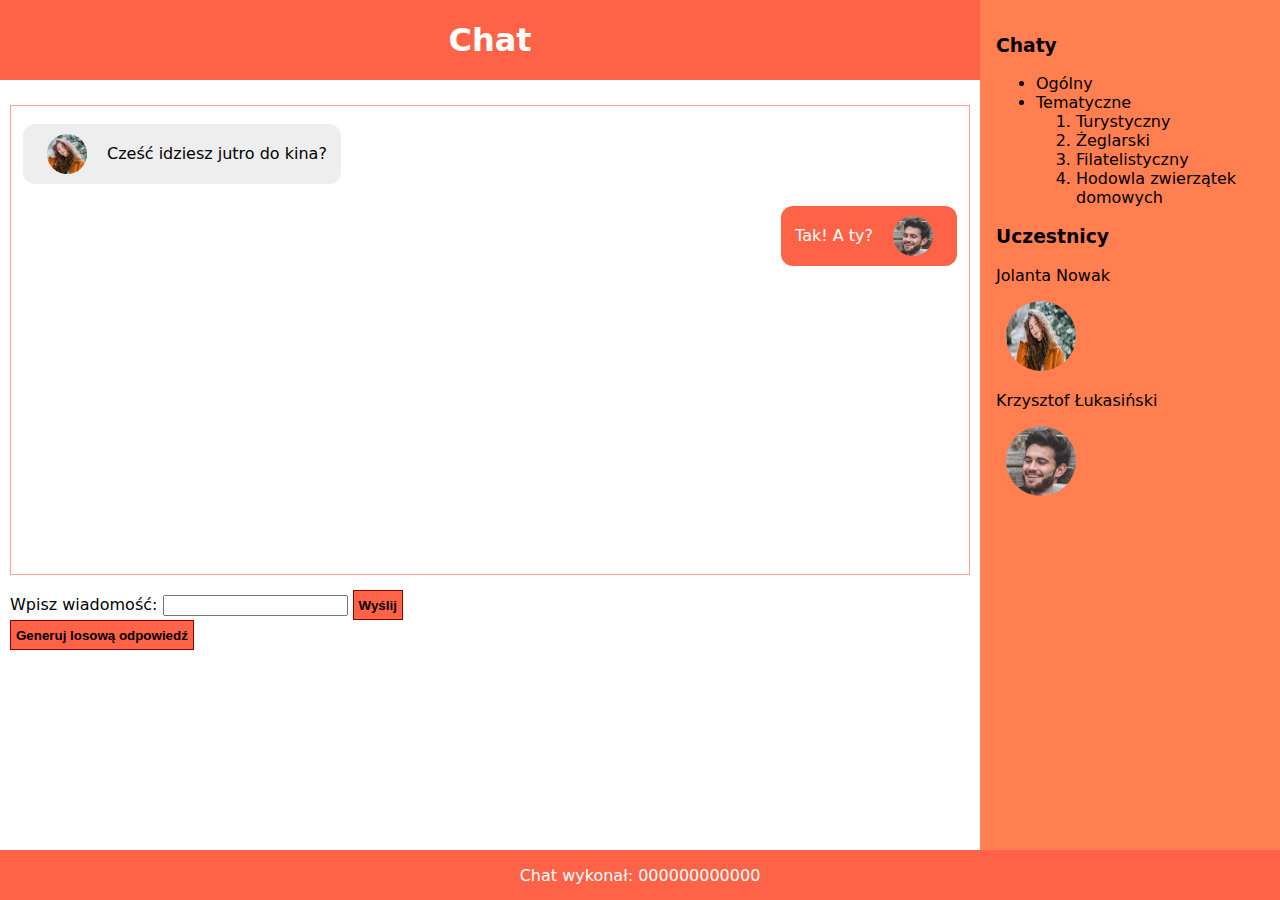
<file: chwilowka10/index.html>
<!DOCTYPE html>
<html lang="en">
<head>
    <meta charset="UTF-8">
    <meta name="viewport" content="width=device-width, initial-scale=1.0">
    <title>Chat</title>
    <link rel="stylesheet" href="style.css">
</head>
<body>
    <header><h1>Chat</h1></header>
    <aside>
        <h3>Chaty</h3>
        <ul>
            <li>Ogólny</li>
            <li>Tematyczne</li>
            <ol>
                <li>Turystyczny</li>
                <li>Żeglarski</li>
                <li>Filatelistyczny</li>
                <li>Hodowla zwierzątek domowych</li>
            </ol>
        </ul>
        <h3>Uczestnicy</h3>
        <p>Jolanta Nowak</p>
        <img src="Jolka.jpg" alt="Jolanta">
        <p>Krzysztof Łukasiński</p>
        <img src="Krzysiek.jpg" alt="Krzysztof">
    </aside>
    <main>
        <div id="chatwindow">
            <div class="LMSG"><img src="Jolka.jpg" alt="Jolanta"><p>Cześć idziesz jutro do kina?</p></div>
            <div class="RMSG"><img src="Krzysiek.jpg" alt="Krzysztof"><p>Tak! A ty?</p></div>
        </div>
        <form onsubmit="return false;">
            <label for="msg">Wpisz wiadomość:</label>
            <input type="text" id="msg" name="msg" autocomplete="off">
            <button type="button" onclick="wyslij()">Wyślij</button>
        </form>
        <button type="button" onclick="generuj()">Generuj losową odpowiedź</button>
    </main>
    <footer><p>Chat wykonał: 000000000000</p></footer>
    <script>
    function scrollToBottom(el) {
        el.scrollTop = el.scrollHeight;
    }

    function wyslij() {
        var input = document.getElementById("msg");
        var tresc = input.value && input.value.trim();
        if (!tresc) return;
        var chatBox = document.getElementById("chatwindow");

        var nowyDiv = document.createElement("div");
        nowyDiv.className = "LMSG"; // wiadomość od Jolanty (lewa)

        var obrazek = document.createElement("img");
        obrazek.src = "Jolka.jpg";
        obrazek.alt = "Jolanta Nowak";

        var paragraf = document.createElement("p");
        paragraf.innerText = tresc;

        nowyDiv.appendChild(obrazek);
        nowyDiv.appendChild(paragraf);
        chatBox.appendChild(nowyDiv);

        scrollToBottom(chatBox);
        input.value = "";
        input.focus();
    }

    function generuj() {
        var chatBox = document.getElementById("chatwindow");
        var odpowiedzi = [
            "Świetnie!",
            "Kto gra główną rolę?",
            "Lubisz filmy tego reżysera?",
            "Będę 10 minut wcześniej",
            "Może kupimy sobie popcorn?",
            "Ja wolę Colę",
            "Zaproszę jeszcze Grześka",
            "Tydzień temu też byłem w kinie na Diunie",
            "Ja funduję bilety"
        ];
        var losowyIndex = Math.floor(Math.random() * odpowiedzi.length);
        var wylosowanaOdpowiedz = odpowiedzi[losowyIndex];

        var nowyDiv = document.createElement("div");
        nowyDiv.className = "RMSG"; // odpowiedź od Krzysztofa (prawa)

        var obrazek = document.createElement("img");
        obrazek.src = "Krzysiek.jpg";
        obrazek.alt = "Krzysztof Łukasiński";

        var paragraf = document.createElement("p");
        paragraf.innerText = wylosowanaOdpowiedz;

        nowyDiv.appendChild(obrazek);
        nowyDiv.appendChild(paragraf);
        chatBox.appendChild(nowyDiv);

        scrollToBottom(chatBox);
    }
</script>
</body>
</html>
</file>
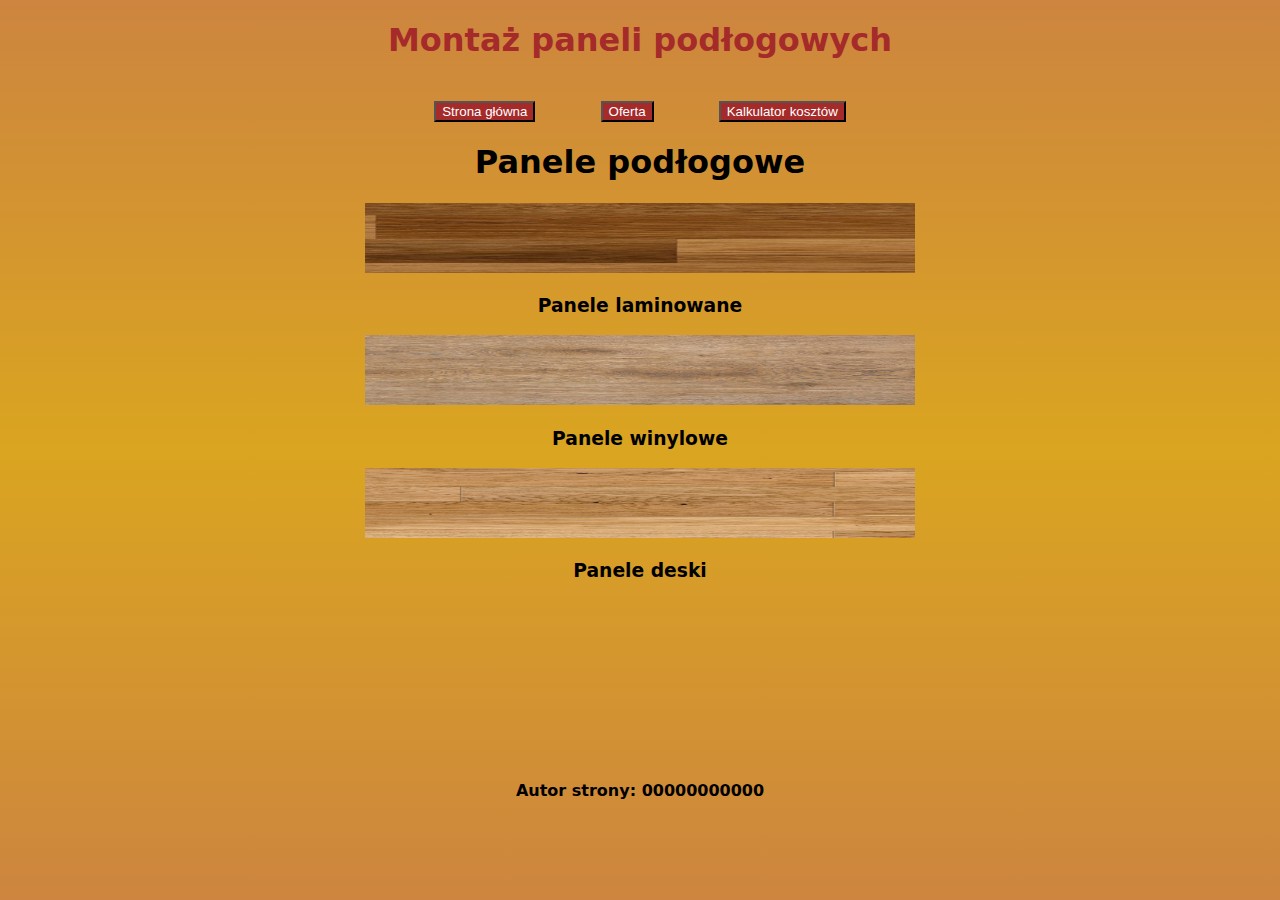
<file: chwilowka5/index.html>
<!DOCTYPE html>
<html lang="en">
<head>
    <meta charset="UTF-8">
    <meta name="viewport" content="width=device-width, initial-scale=1.0">
    <title>Document</title>
    <link rel="stylesheet" href="style.css">
</head>
<body>
    <header>
<h1> Montaż paneli podłogowych </h1>
<button onclick="window.location.href='index.html'">Strona główna</button>
<button onclick="window.location.href='koszty.html'">Oferta</button>
<button onclick="window.location.href='kalkulator.html'">Kalkulator kosztów</button>
    </header>
    <main>
<h1>Panele podłogowe</h1>
<img srcset="laminowane.png">
<h3>Panele laminowane</h3>
<img srcset="winylowe.png">
<h3>Panele winylowe</h3>
<img srcset="deska.png">
<h3>Panele deski</h3>
    </main>
    <footer>
        <h4>Autor strony: 00000000000</h4>
    </footer>
</body>
</html>
</file>
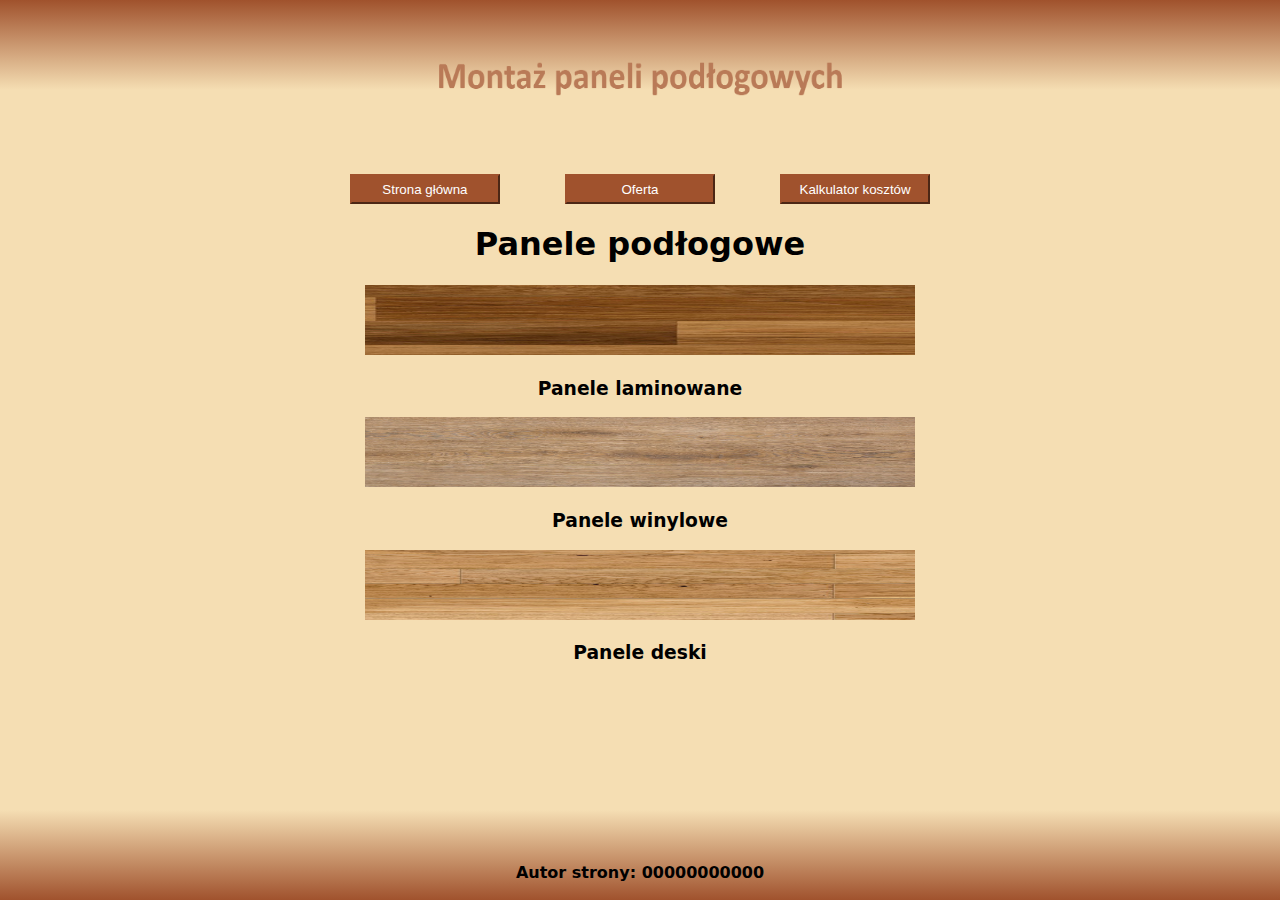
<file: chwilowka9/index.html>
<!DOCTYPE html>
<html lang="en">
<head>
    <meta charset="UTF-8">
    <meta name="viewport" content="width=device-width, initial-scale=1.0">
    <title>Document</title>
    <link rel="stylesheet" href="style.css">
</head>
<body>
    <header>
<img id="logo" srcset="Montaż.png"><br>
<button onclick="window.location.href='index.html'">Strona główna</button>
<button onclick="window.location.href='koszty.html'">Oferta</button>
<button onclick="window.location.href='kalkulator.html'">Kalkulator kosztów</button>
    </header>
    <main>
<h1>Panele podłogowe</h1>
<img srcset="laminowane.png">
<h3>Panele laminowane</h3>
<img srcset="winylowe.png">
<h3>Panele winylowe</h3>
<img srcset="deska.png">
<h3>Panele deski</h3>
    </main>
    <footer>
        <h4>Autor strony: 00000000000</h4>
    </footer>
</body>
</html>
</file>
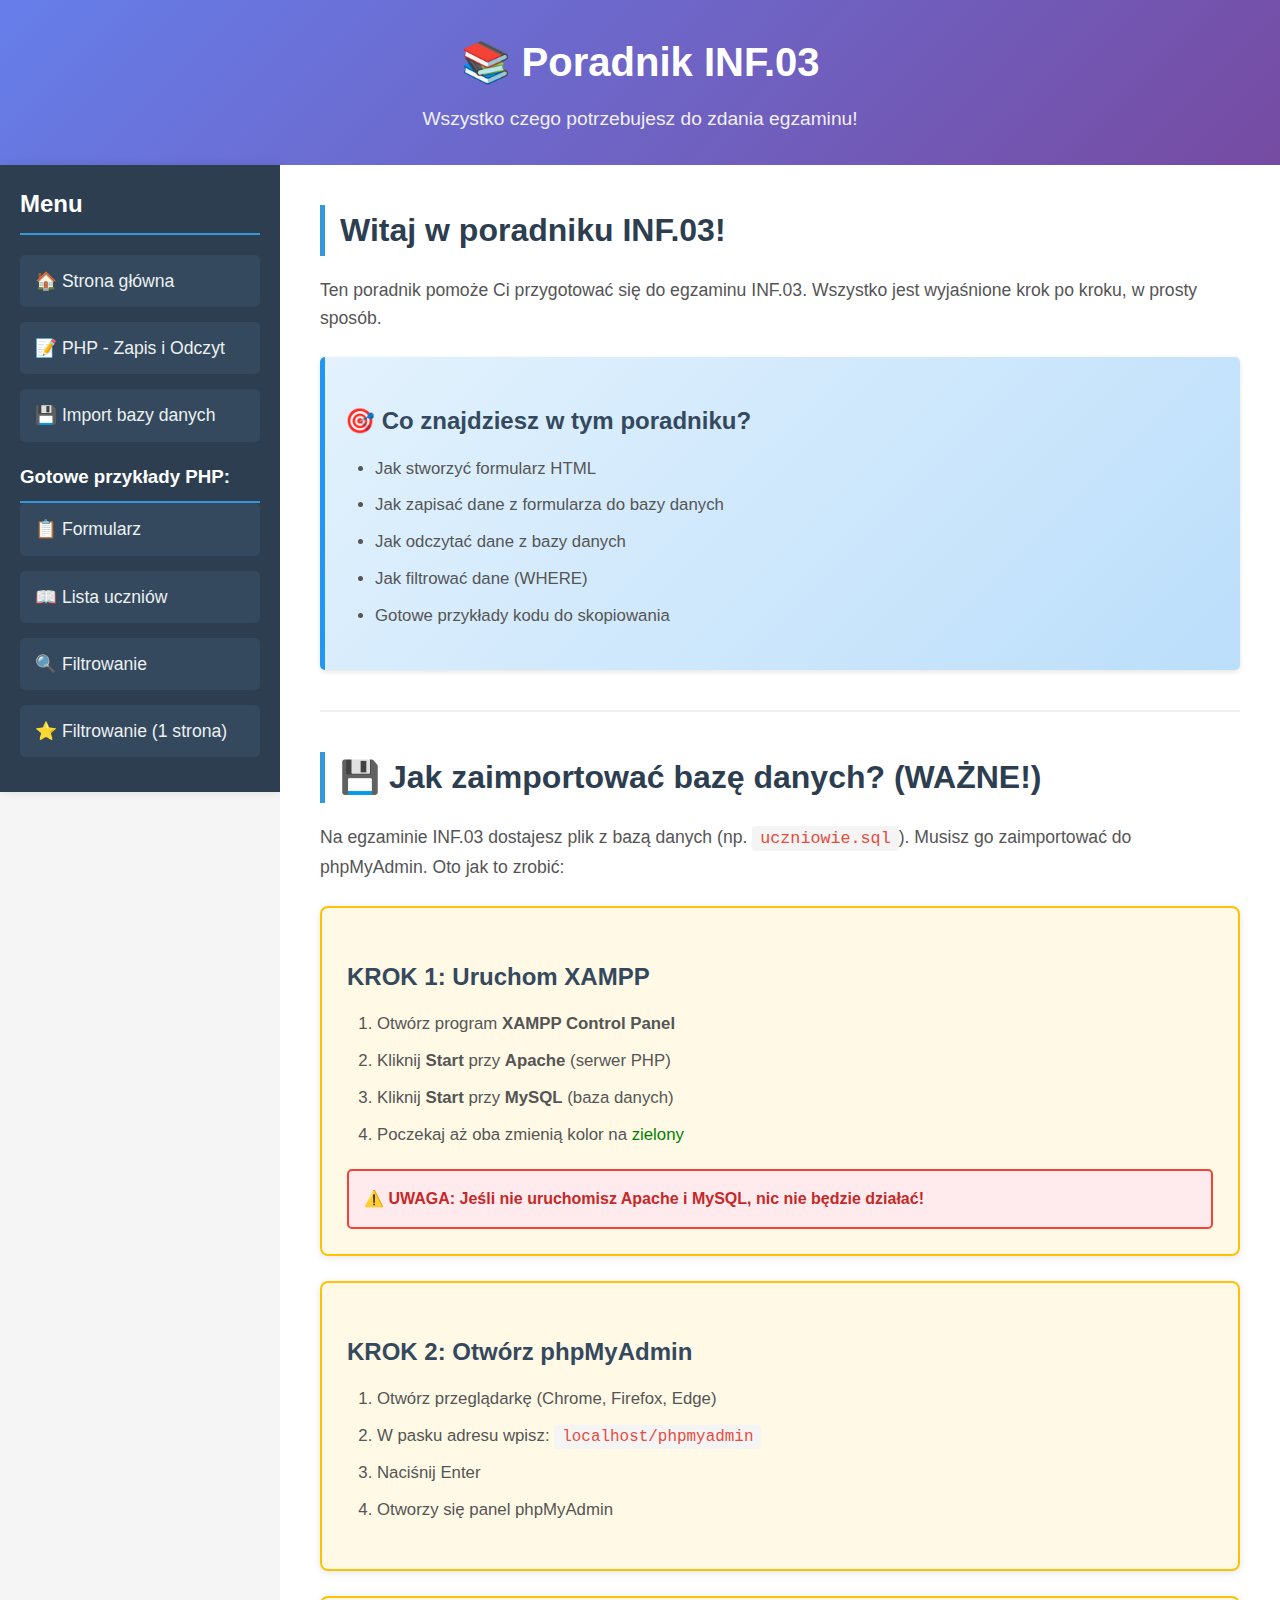
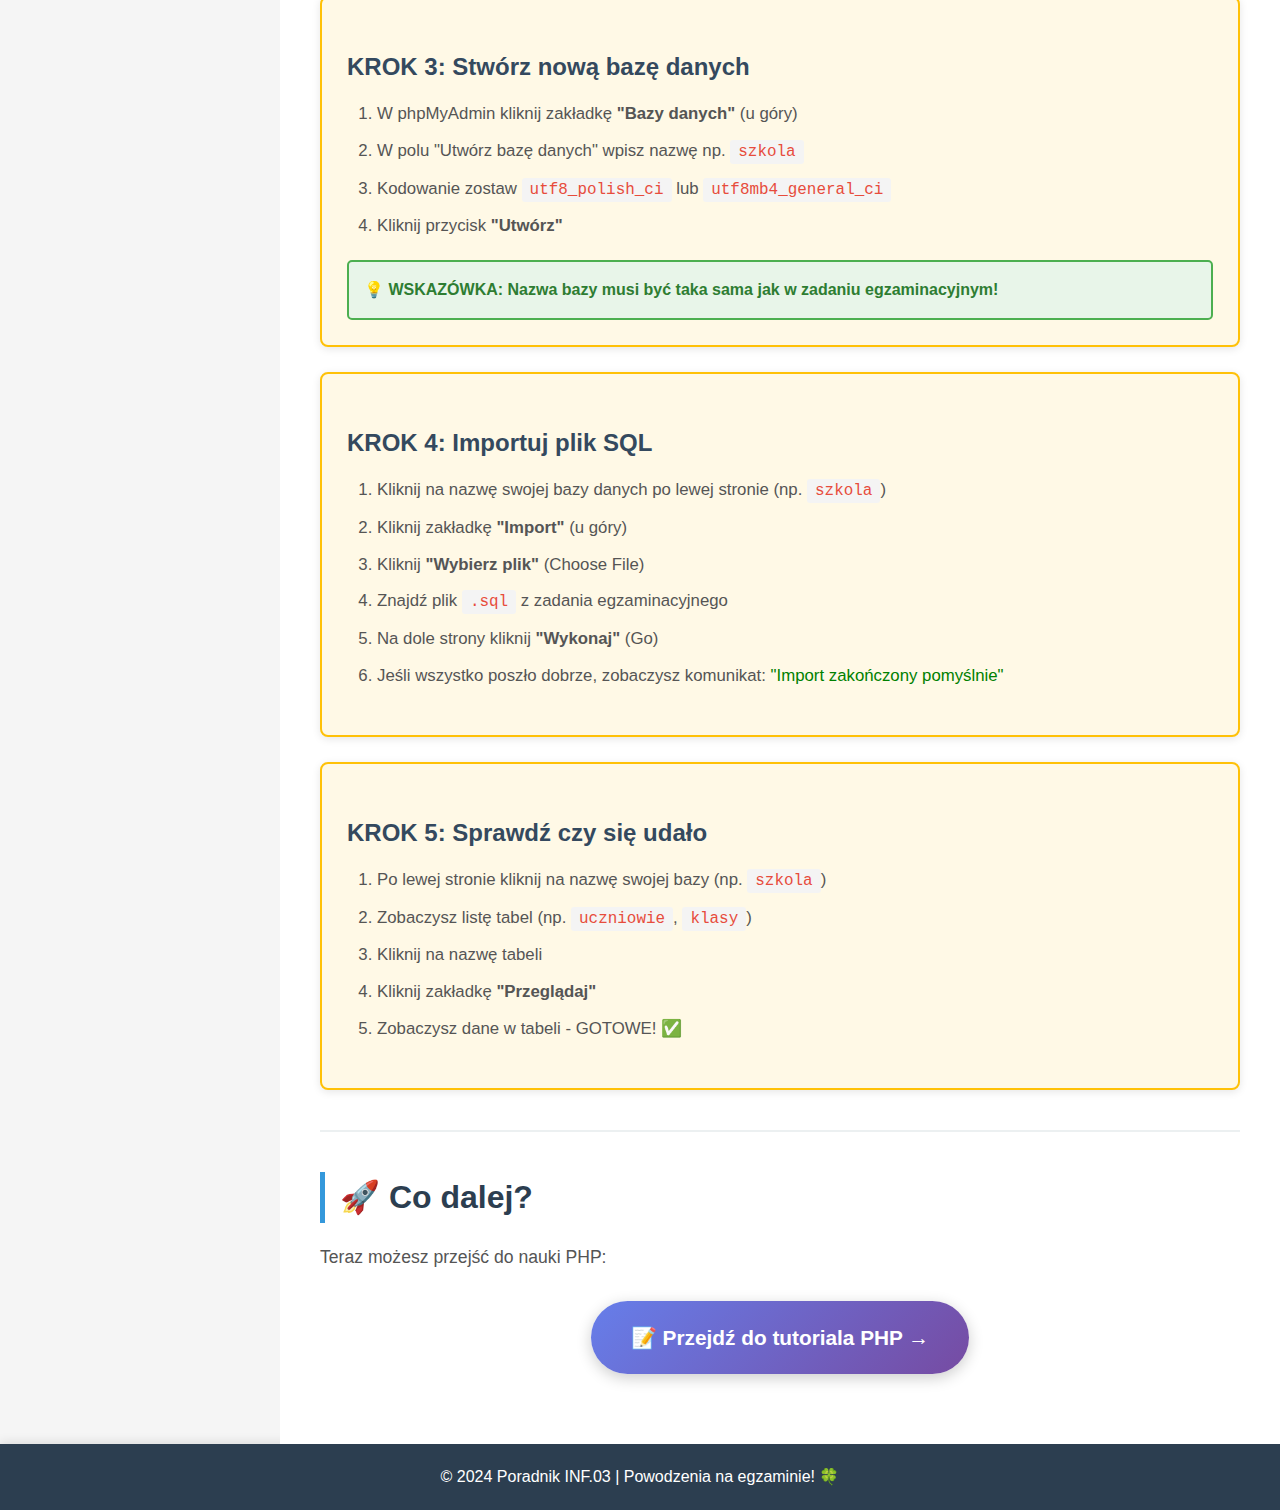
<file: KOLEJNE BLOCZKI/index.html>
<!DOCTYPE html>
<html lang="pl">
<head>
    <meta charset="UTF-8">
    <meta name="viewport" content="width=device-width, initial-scale=1.0">
    <title>Poradnik INF.03 - Bazy danych i PHP</title>
    <link rel="stylesheet" type="text/css" href="css/style.css">
</head>
<body>

    <!-- Nagłówek -->
    <div id="header">
        <h1>📚 Poradnik INF.03</h1>
        <p>Wszystko czego potrzebujesz do zdania egzaminu!</p>
    </div>

    <!-- Menu nawigacji -->
    <div id="nav">
        <h2>Menu</h2>
        <ul>
            <li><a href="index.html">🏠 Strona główna</a></li>
            <li><a href="PHP_zapis_odczyt.html">📝 PHP - Zapis i Odczyt</a></li>
            <li><a href="#import">💾 Import bazy danych</a></li>
        </ul>

        <h3 style="color: #fff; margin-top: 20px; border-bottom: 2px solid #3498db; padding-bottom: 10px;">Gotowe przykłady PHP:</h3>
        <ul>
            <li><a href="php_przyklady/formularz.html">📋 Formularz</a></li>
            <li><a href="php_przyklady/lista.php">📖 Lista uczniów</a></li>
            <li><a href="php_przyklady/filtruj.html">🔍 Filtrowanie</a></li>
            <li><a href="php_przyklady/filtruj_jedna_strona.php">⭐ Filtrowanie (1 strona)</a></li>
        </ul>
    </div>

    <!-- Główna treść -->
    <div id="main">
        <h2>Witaj w poradniku INF.03!</h2>
        <p>Ten poradnik pomoże Ci przygotować się do egzaminu INF.03. Wszystko jest wyjaśnione krok po kroku, w prosty sposób.</p>

        <div class="info-box">
            <h3>🎯 Co znajdziesz w tym poradniku?</h3>
            <ul>
                <li>Jak stworzyć formularz HTML</li>
                <li>Jak zapisać dane z formularza do bazy danych</li>
                <li>Jak odczytać dane z bazy danych</li>
                <li>Jak filtrować dane (WHERE)</li>
                <li>Gotowe przykłady kodu do skopiowania</li>
            </ul>
        </div>

        <hr>

        <h2 id="import">💾 Jak zaimportować bazę danych? (WAŻNE!)</h2>
        <p>Na egzaminie INF.03 dostajesz plik z bazą danych (np. <code>uczniowie.sql</code>). Musisz go zaimportować do phpMyAdmin. Oto jak to zrobić:</p>

        <div class="step-box">
            <h3>KROK 1: Uruchom XAMPP</h3>
            <ol>
                <li>Otwórz program <strong>XAMPP Control Panel</strong></li>
                <li>Kliknij <strong>Start</strong> przy <strong>Apache</strong> (serwer PHP)</li>
                <li>Kliknij <strong>Start</strong> przy <strong>MySQL</strong> (baza danych)</li>
                <li>Poczekaj aż oba zmienią kolor na <span style="color: green;">zielony</span></li>
            </ol>
            <div class="warning-box">
                ⚠️ <strong>UWAGA:</strong> Jeśli nie uruchomisz Apache i MySQL, nic nie będzie działać!
            </div>
        </div>

        <div class="step-box">
            <h3>KROK 2: Otwórz phpMyAdmin</h3>
            <ol>
                <li>Otwórz przeglądarkę (Chrome, Firefox, Edge)</li>
                <li>W pasku adresu wpisz: <code>localhost/phpmyadmin</code></li>
                <li>Naciśnij Enter</li>
                <li>Otworzy się panel phpMyAdmin</li>
            </ol>
        </div>

        <div class="step-box">
            <h3>KROK 3: Stwórz nową bazę danych</h3>
            <ol>
                <li>W phpMyAdmin kliknij zakładkę <strong>"Bazy danych"</strong> (u góry)</li>
                <li>W polu "Utwórz bazę danych" wpisz nazwę np. <code>szkola</code></li>
                <li>Kodowanie zostaw <code>utf8_polish_ci</code> lub <code>utf8mb4_general_ci</code></li>
                <li>Kliknij przycisk <strong>"Utwórz"</strong></li>
            </ol>
            <div class="tip-box">
                💡 <strong>WSKAZÓWKA:</strong> Nazwa bazy musi być taka sama jak w zadaniu egzaminacyjnym!
            </div>
        </div>

        <div class="step-box">
            <h3>KROK 4: Importuj plik SQL</h3>
            <ol>
                <li>Kliknij na nazwę swojej bazy danych po lewej stronie (np. <code>szkola</code>)</li>
                <li>Kliknij zakładkę <strong>"Import"</strong> (u góry)</li>
                <li>Kliknij <strong>"Wybierz plik"</strong> (Choose File)</li>
                <li>Znajdź plik <code>.sql</code> z zadania egzaminacyjnego</li>
                <li>Na dole strony kliknij <strong>"Wykonaj"</strong> (Go)</li>
                <li>Jeśli wszystko poszło dobrze, zobaczysz komunikat: <span style="color: green;">"Import zakończony pomyślnie"</span></li>
            </ol>
        </div>

        <div class="step-box">
            <h3>KROK 5: Sprawdź czy się udało</h3>
            <ol>
                <li>Po lewej stronie kliknij na nazwę swojej bazy (np. <code>szkola</code>)</li>
                <li>Zobaczysz listę tabel (np. <code>uczniowie</code>, <code>klasy</code>)</li>
                <li>Kliknij na nazwę tabeli</li>
                <li>Kliknij zakładkę <strong>"Przeglądaj"</strong></li>
                <li>Zobaczysz dane w tabeli - GOTOWE! ✅</li>
            </ol>
        </div>

        <hr>

        <h2>🚀 Co dalej?</h2>
        <p>Teraz możesz przejść do nauki PHP:</p>
        <div class="button-container">
            <a href="PHP_zapis_odczyt.html" class="big-button">📝 Przejdź do tutoriala PHP →</a>
        </div>

    </div>

    <!-- Stopka -->
    <div id="footer">
        <p>&copy; 2024 Poradnik INF.03 | Powodzenia na egzaminie! 🍀</p>
    </div>

</body>
</html>
</file>
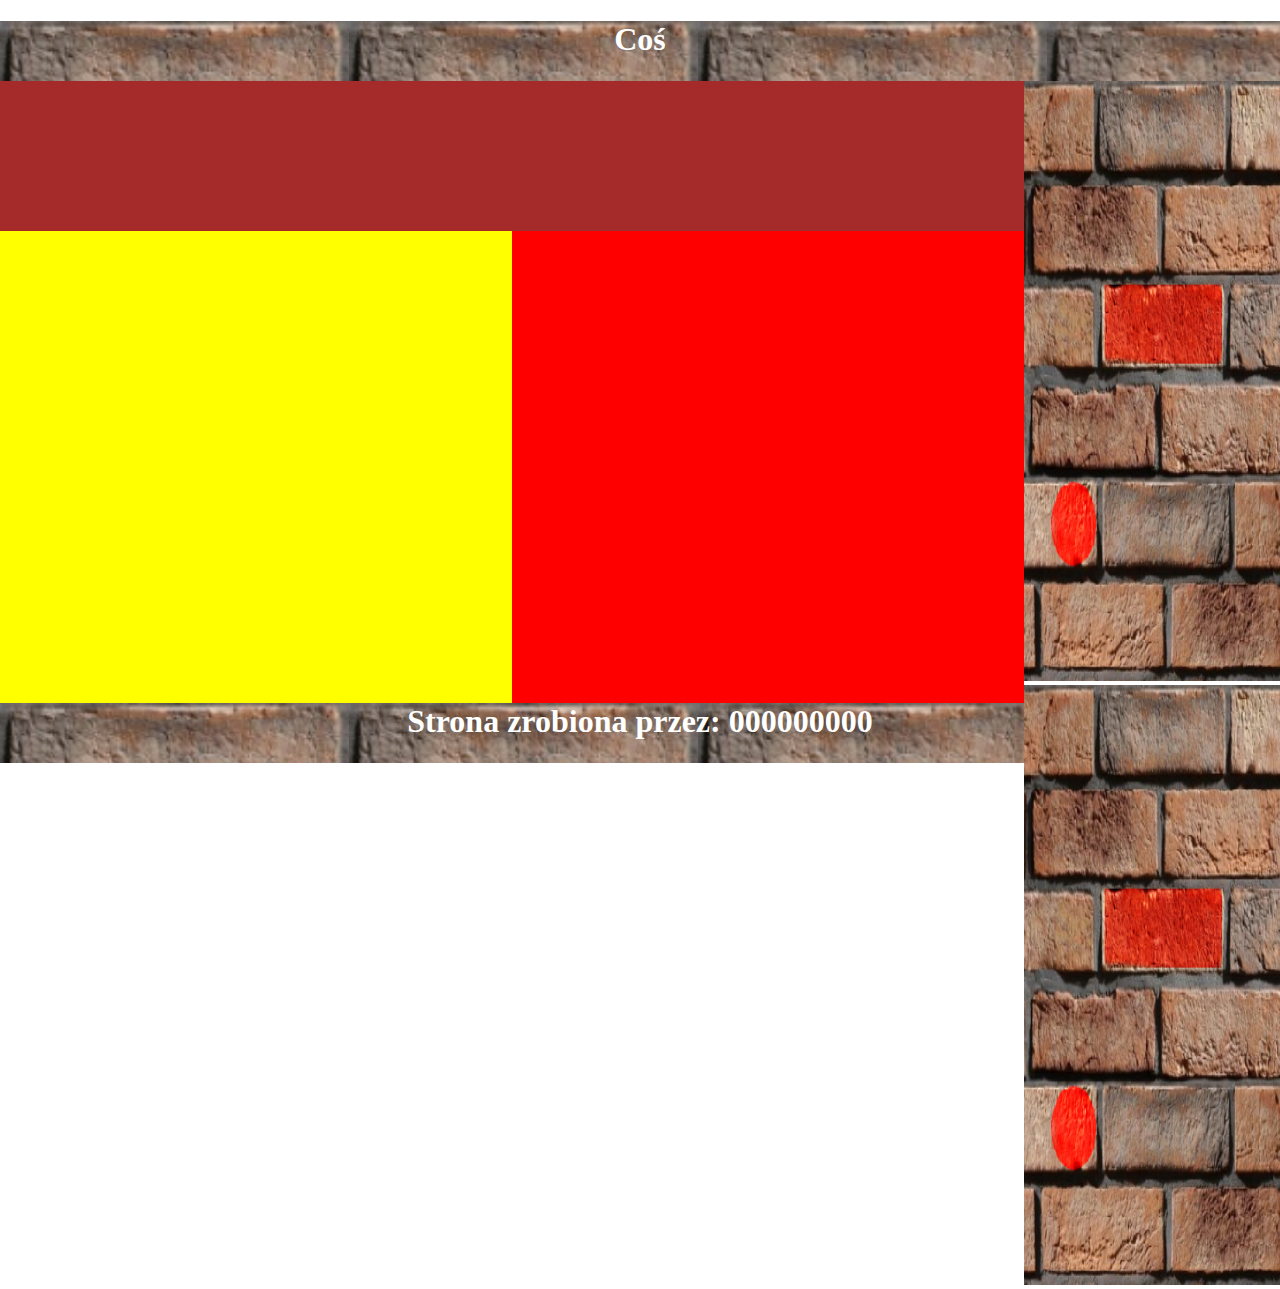
<file: Kolejny nie potrzebny dokument/index.html>
<!DOCTYPE html>
<html lang="en">
<head>
    <meta charset="UTF-8">
    <meta name="viewport" content="width=device-width, initial-scale=1.0">
    <title>Document</title>
    <link rel="stylesheet" href="style.css">
</head>
<body>
    <header>
        <h1>Coś</h1>
    </header>
    <main>
        <aside><img srcset="tapeta_lewa.png"><img srcset="tapeta_lewa.png"></aside>
        <container id="con1">
        <nav></nav>
        <container id="con2">
        <section id="lewo">

        </section>
        <section id="prawo">
            
        </section>
        </container>
        </container>
        
    </main>
    <footer>
        <h1>Strona zrobiona przez: 000000000</h1>
    </footer>
</body>
</html>
</file>
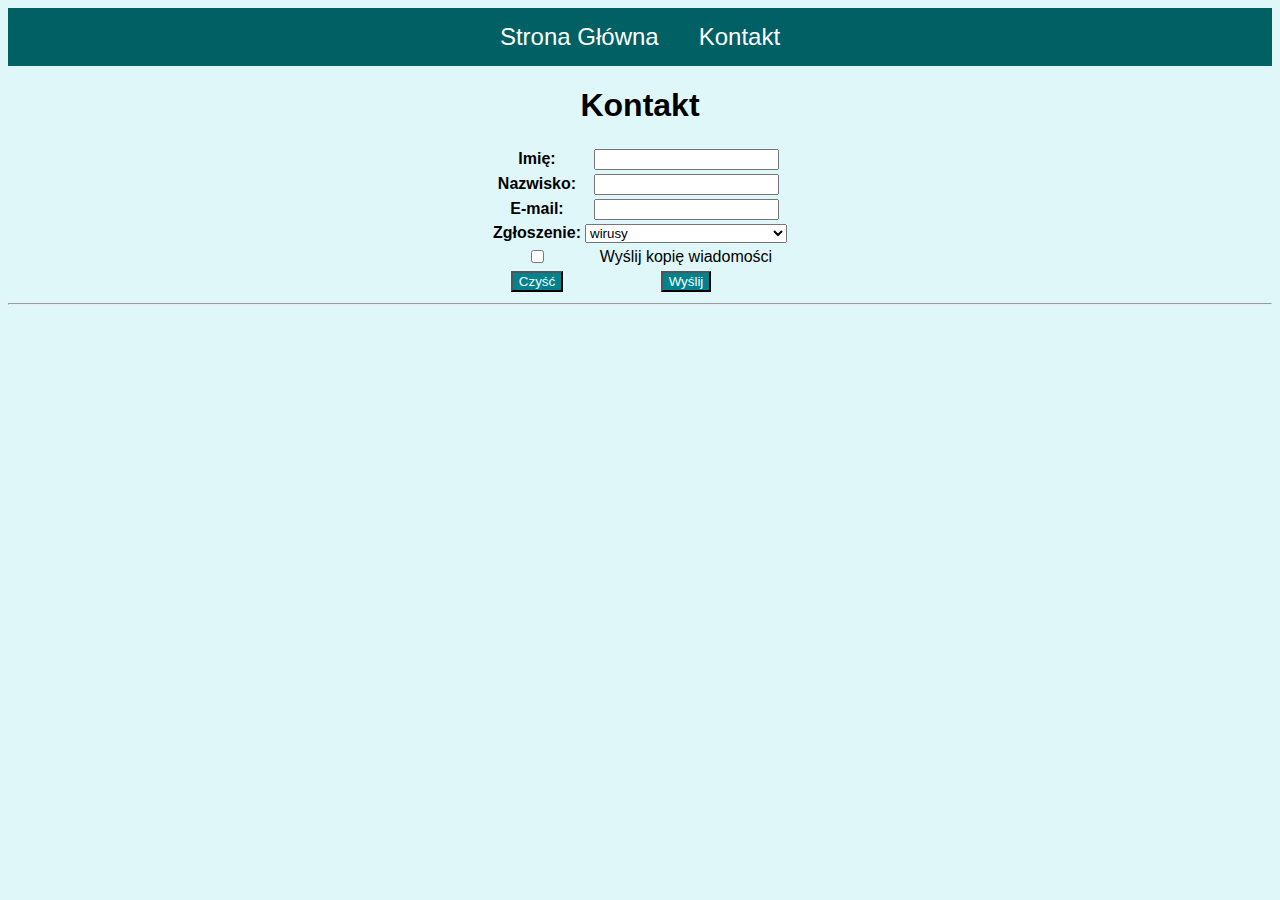
<file: chwilowka11/kontakt.html>
<!DOCTYPE html>
<html lang="en">
<head>
    <meta charset="UTF-8">
    <meta name="viewport" content="width=device-width, initial-scale=1.0">
    <title>Document</title>
    <link rel="stylesheet" href="style.css">
</head>
<body>
      <nav><a href="index.html">Strona Główna</a><a href="kontakt.html">Kontakt</a></nav>
    <h1>Kontakt</h1>
    <table>
    <form id="formularzKontakt">
        <tr>
        <th><label for="imie">Imię:</label></th>
        <td><input type="text" name="imie" id="imie"></td></tr>
        <tr><th><label for="nazwisko">Nazwisko:</label></th>
        <td><input type="text" name="nazwisko" id="nazwisko"></td></tr>
        <tr><th><label for="mail">E-mail:</label></th>
        <td><input type="text" name="mail" id="mail"></td></tr>
        <tr><th><label for="zgloszenie">Zgłoszenie:</label></th>
        <td><select name="zgloszenie" id="zgloszenie">
            <option>wirusy</option>
            <option>problemy z oprogramowaniem</option>
            <option>siemanowice śląskie</option>
            <option>szybka akcja</option>
        </select></td></tr>
        <tr><th><input type="checkbox" name="kopia" id="kopia"></th>
        <td><label for="kopia">Wyślij kopię wiadomości</label></td></tr>
        <tr><td><button type="reset">Czyść</button></td> <td><button type="submit">Wyślij</button></td></tr>
    </form>
    </table>
    <hr>
    <p id="wynik"></p>
    <script>
    document.getElementById('formularzKontakt').addEventListener('submit', function(e) {
        e.preventDefault();
        const imie = document.getElementById('imie').value;
        const nazwisko = document.getElementById('nazwisko').value;
        const mail = document.getElementById('mail').value.toLowerCase();
        const zgloszenie = document.getElementById('zgloszenie').value;
        let wynik = `${imie} ${nazwisko}<br>${mail}<br>Usługa: ${zgloszenie}`;
        document.getElementById('wynik').innerHTML = wynik;
    });
    </script>
</body>
</html>
</file>
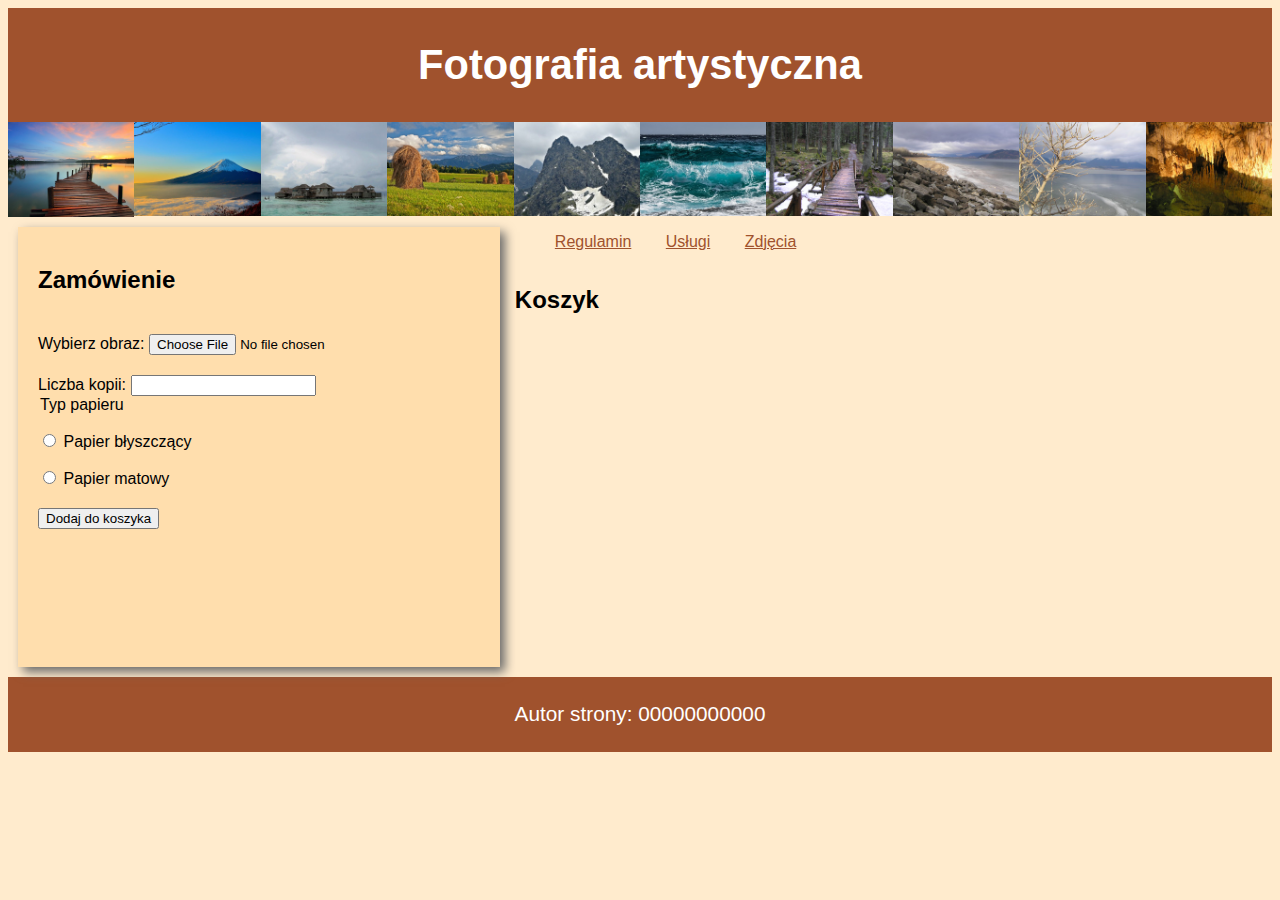
<file: chwilowka12/zamowienie.html>
<!DOCTYPE html>
<html lang="pl">
<head>
    <meta charset="UTF-8">
    <meta name="viewport" content="width=device-width, initial-scale=1.0">
    <title>Fotografia artystyczna</title>
    <link rel="stylesheet" href="style.css">
</head>
<body>
    <header>
        <h1>Fotografia artystyczna</h1>
    </header>
    <section id="obrazy">
        <img src="1.jpg" alt="Obraz 1">
        <img src="2.jpg" alt="Obraz 2">
        <img src="3.jpg" alt="Obraz 3">
        <img src="4.jpg" alt="Obraz 4">
        <img src="5.jpg" alt="Obraz 5">
        <img src="6.jpg" alt="Obraz 6">
        <img src="7.jpg" alt="Obraz 7">
        <img src="8.jpg" alt="Obraz 8">
        <img src="9.jpg" alt="Obraz 9">
        <img src="10.jpg" alt="Obraz 10">
    </section>
    <main>
        <section id="lewa">
            <h2>Zamówienie</h2>
            <form id="formularzPapier">
                <label for="plikObraz">Wybierz obraz:</label>
                <input type="file" id="plikObraz" name="plikObraz" accept="image/jpeg">
                <br><label for="kopie">Liczba kopii:</label>
                <input type="number" id="kopie" name="kopie" min="1" required>
                <br><legend>Typ papieru</legend>
                <input type="radio" id="blyszczacy" name="TP" value="błyszczący" required>
                <label for="blyszczacy">Papier błyszczący</label><br>
                <input type="radio" id="matowy" name="TP" value="matowy">
                <label for="matowy">Papier matowy</label><br>
                <button type="button" onclick="dodajDoKoszyka(event)">Dodaj do koszyka</button>
            </form>
        </section>
        <section id="prawa">
        <nav>
            <ul>
                <li><a href="regulamin.html">Regulamin</a></li>
                <li><a href="uslugi.html">Usługi</a></li>
                <li><a href="https://pixabay.com">Zdjęcia</a></li>
            </ul>
            
        </nav>
        <section id="prawa">
            <h2>Koszyk</h2>
            <div id="koszyk"></div>
        </section>
        </section>
        
    </main>
    <footer>
        <p>Autor strony: 00000000000</p>
    </footer>
    <script>
        function dodajDoKoszyka(event) {
            event.preventDefault();
            var poleFile = document.getElementById("plikObraz");
            var kopie = document.getElementById("kopie").value;
            var czyBlyszczacy = document.getElementById("blyszczacy").checked;
            var cena;
            if (czyBlyszczacy) {
                cena = kopie * 1.5;
            } else {
                cena = kopie * 2;
            }
            var koszyk = document.getElementById("koszyk");
            // Czy wybrano plik?
            if (poleFile.files && poleFile.files[0]) {
                var reader = new FileReader();
                reader.onload = function(e) {
                    var obrazek = document.createElement("img");
                    obrazek.src = e.target.result;
                    obrazek.style.width = "100px";
                    obrazek.style.display = "block";
                    var paragrafKopie = document.createElement("p");
                    paragrafKopie.innerHTML = "Liczba kopii: " + kopie;
                    var paragrafCena = document.createElement("p");
                    paragrafCena.innerHTML = "Cena: " + cena;
                    koszyk.appendChild(obrazek);
                    koszyk.appendChild(paragrafKopie);
                    koszyk.appendChild(paragrafCena);
                };
                reader.readAsDataURL(poleFile.files[0]);
            } else {
                var info = document.createElement("p");
                info.textContent = "Nie wybrano pliku.";
                koszyk.appendChild(info);
            }
        }
        
    </script>
</body>
</html>
</file>
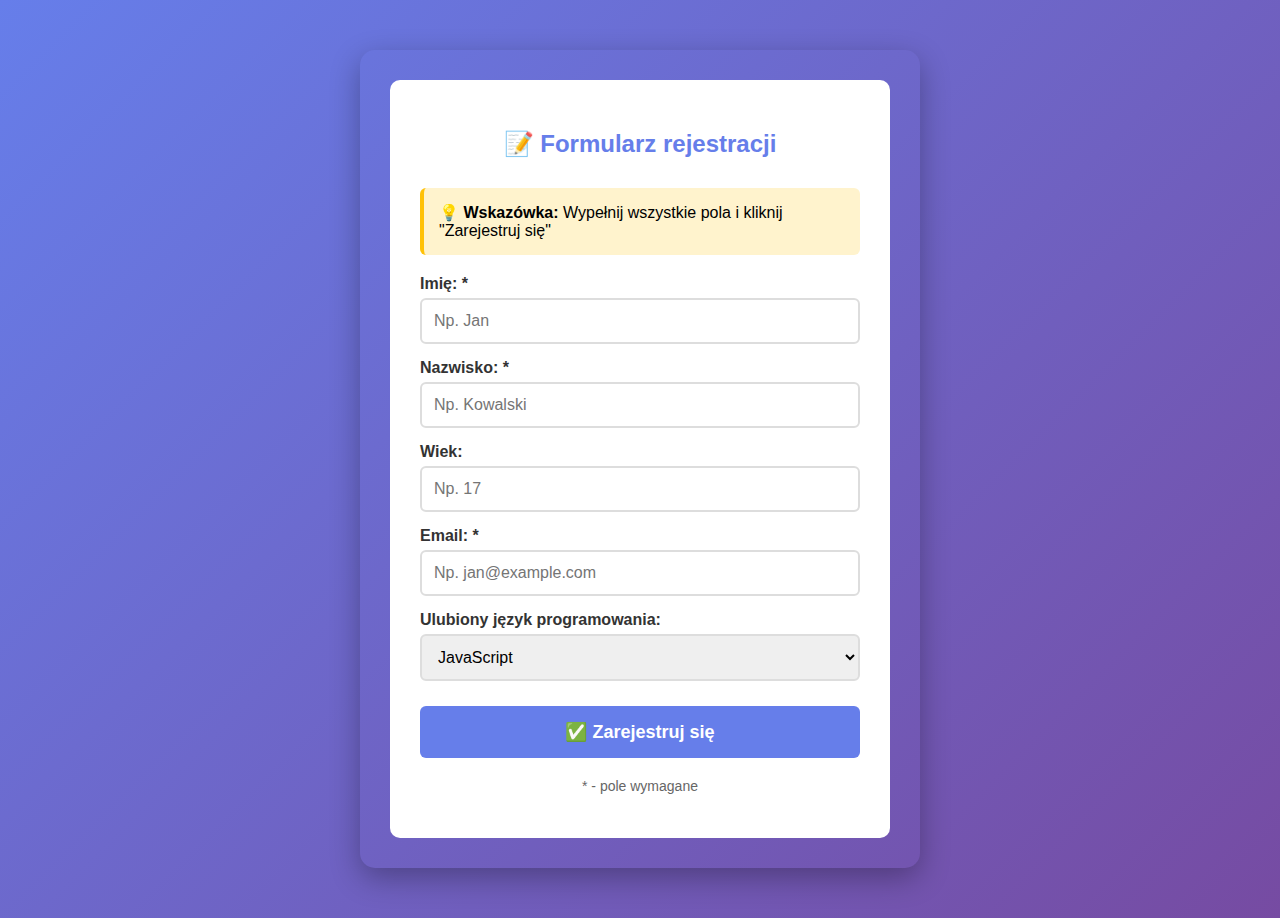
<file: chwilowka2/formularz.html>
<!DOCTYPE html>
<html lang="pl">
<head>
    <meta charset="UTF-8">
    <meta name="viewport" content="width=device-width, initial-scale=1.0">
    <title>Formularz rejestracji</title>
    <style>
        body {
            font-family: Arial, sans-serif;
            max-width: 500px;
            margin: 50px auto;
            padding: 30px;
            background: linear-gradient(135deg, #667eea 0%, #764ba2 100%);
            border-radius: 15px;
            box-shadow: 0 10px 30px rgba(0,0,0,0.3);
        }
        
        .container {
            background: white;
            padding: 30px;
            border-radius: 10px;
        }
        
        h2 {
            color: #667eea;
            text-align: center;
            margin-bottom: 30px;
        }
        
        label {
            display: block;
            margin-top: 15px;
            font-weight: bold;
            color: #333;
            font-size: 16px;
        }
        
        input[type="text"],
        input[type="number"],
        input[type="email"],
        select {
            width: 100%;
            padding: 12px;
            margin-top: 5px;
            border: 2px solid #ddd;
            border-radius: 6px;
            font-size: 16px;
            box-sizing: border-box;
            transition: border-color 0.3s;
        }
        
        input:focus,
        select:focus {
            outline: none;
            border-color: #667eea;
        }
        
        input[type="submit"] {
            width: 100%;
            background: #667eea;
            color: white;
            padding: 15px;
            margin-top: 25px;
            border: none;
            border-radius: 6px;
            font-size: 18px;
            font-weight: bold;
            cursor: pointer;
            transition: background 0.3s;
        }
        
        input[type="submit"]:hover {
            background: #5568d3;
        }
        
        .info {
            background: #fff3cd;
            padding: 15px;
            border-radius: 6px;
            margin-bottom: 20px;
            border-left: 4px solid #ffc107;
        }
    </style>
</head>
<body>
    <div class="container">
        <h2>📝 Formularz rejestracji</h2>
        
        <div class="info">
            💡 <strong>Wskazówka:</strong> Wypełnij wszystkie pola i kliknij "Zarejestruj się"
        </div>
        
        <!-- action - plik, który odbierze dane -->
        <!-- method - sposób wysyłania (POST = bezpieczniej) -->
        <form action="odbierz.php" method="POST">
            
            <label for="imie">Imię: *</label>
            <input type="text" id="imie" name="imie" required 
                   placeholder="Np. Jan">
            
            <label for="nazwisko">Nazwisko: *</label>
            <input type="text" id="nazwisko" name="nazwisko" required
                   placeholder="Np. Kowalski">
            
            <label for="wiek">Wiek:</label>
            <input type="number" id="wiek" name="wiek" min="16" max="120"
                   placeholder="Np. 17">
            
            <label for="email">Email: *</label>
            <input type="email" id="email" name="email" required
                   placeholder="Np. jan@example.com">
            
            <label for="jezyk">Ulubiony język programowania:</label>
            <select id="jezyk" name="jezyk">
                <option value="JavaScript">JavaScript</option>
                <option value="PHP">PHP</option>
                <option value="Python">Python</option>
                <option value="C++">C++</option>
                <option value="Java">Java</option>
            </select>
            
            <input type="submit" value="✅ Zarejestruj się">
        </form>
        
        <p style="text-align: center; margin-top: 20px; color: #666; font-size: 14px;">
            * - pole wymagane
        </p>
    </div>
</body>
</html>
</file>
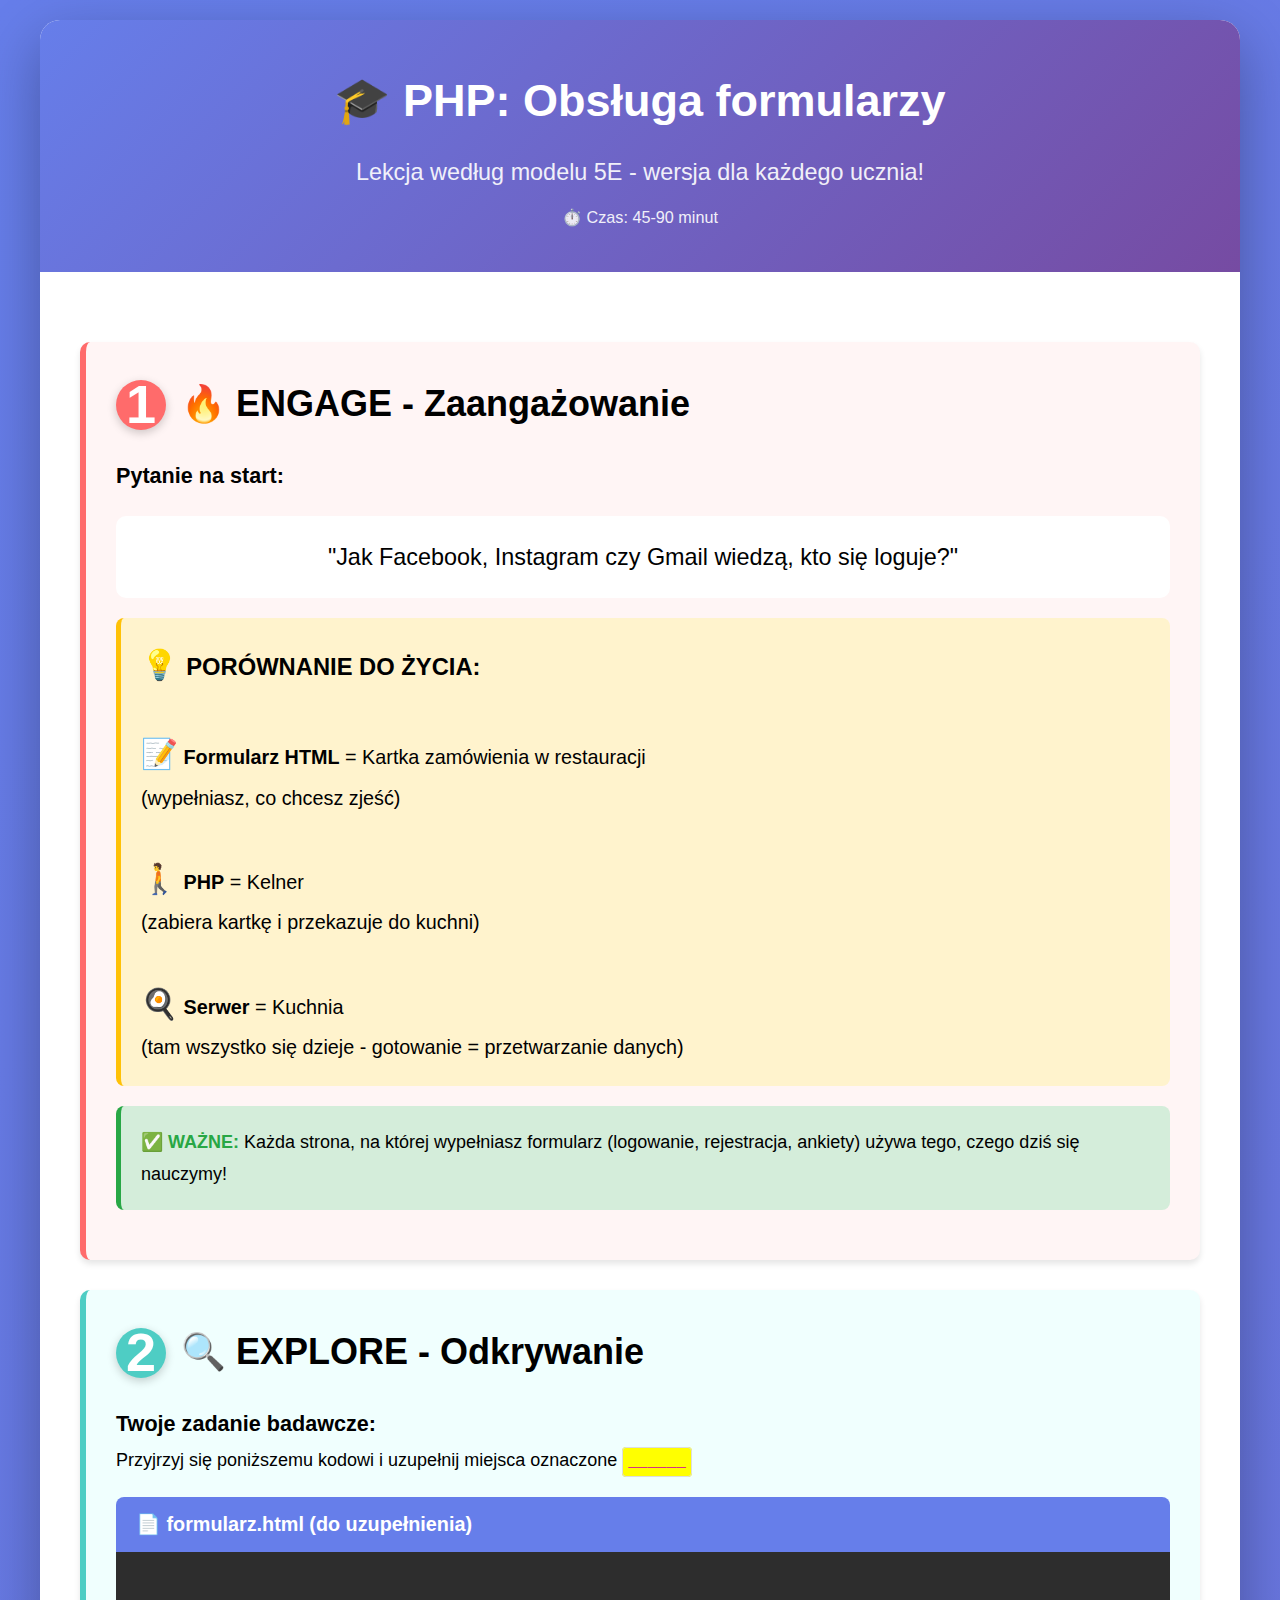
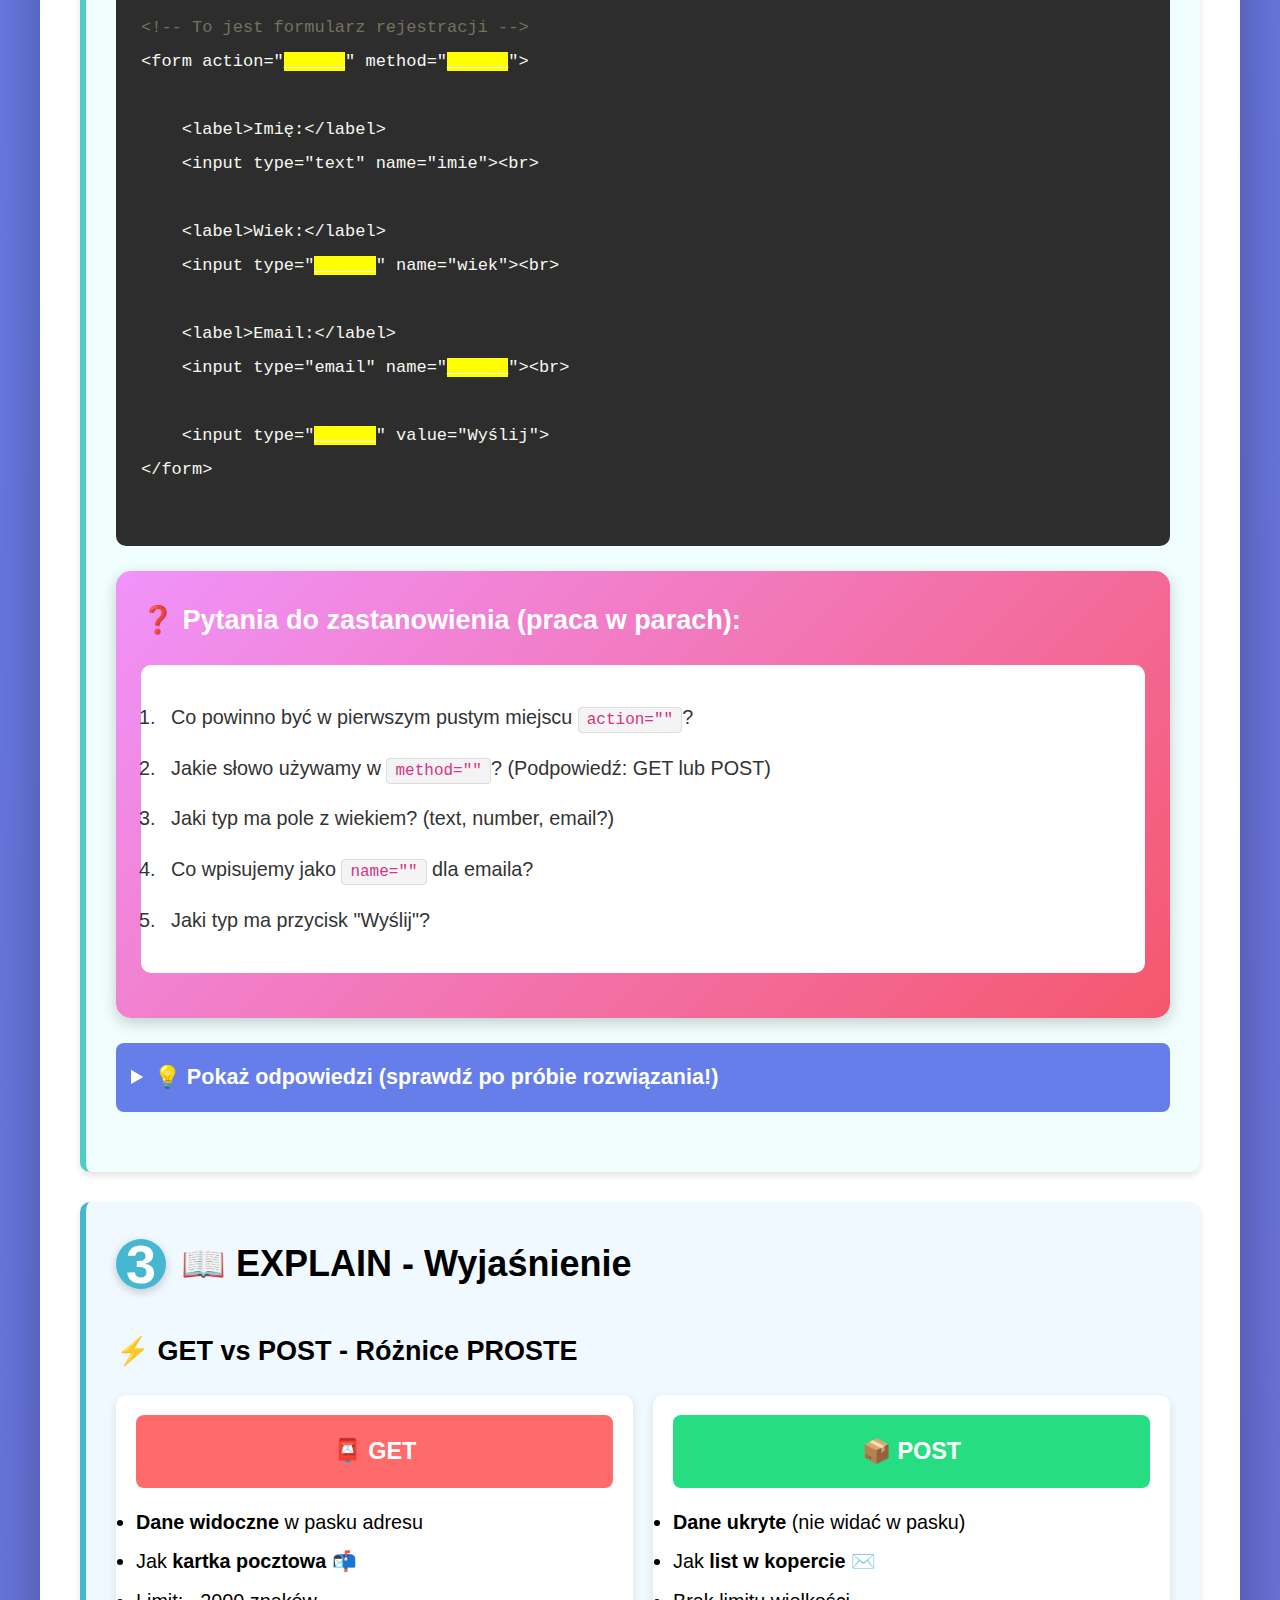
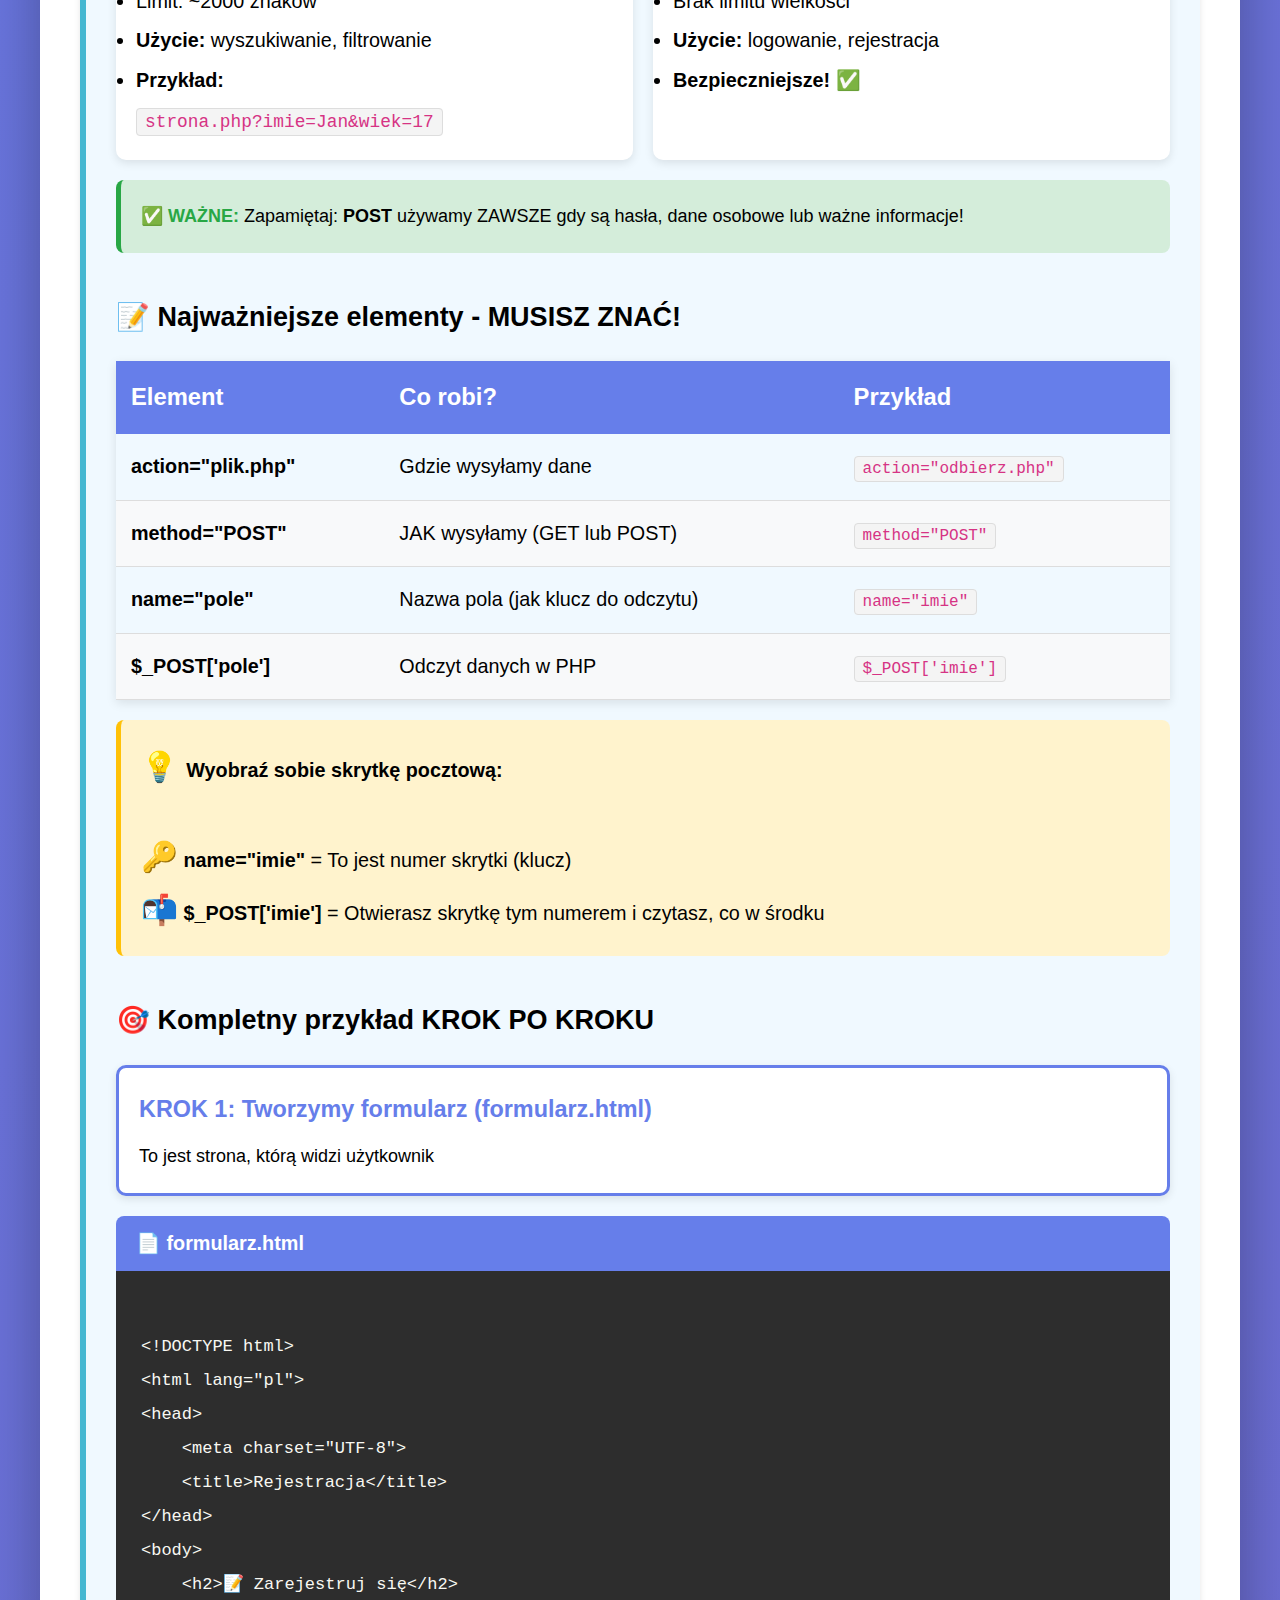
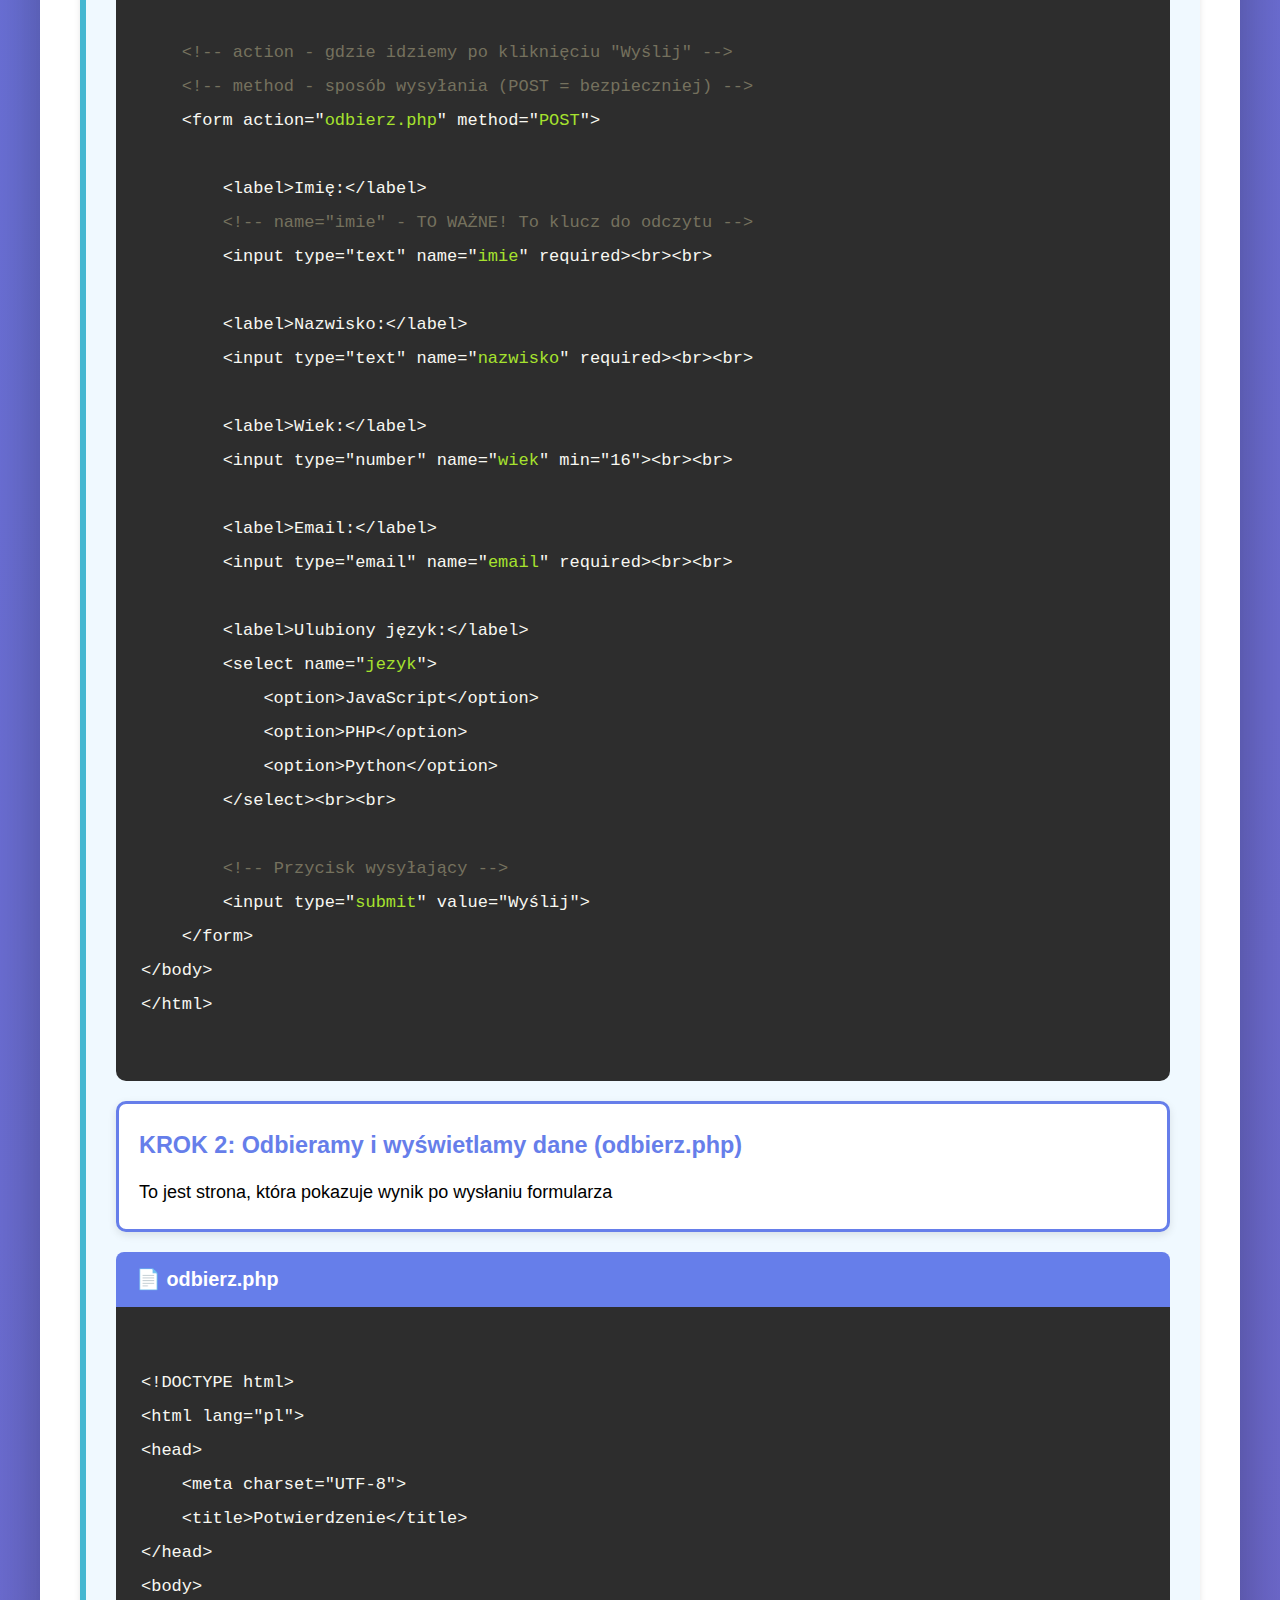
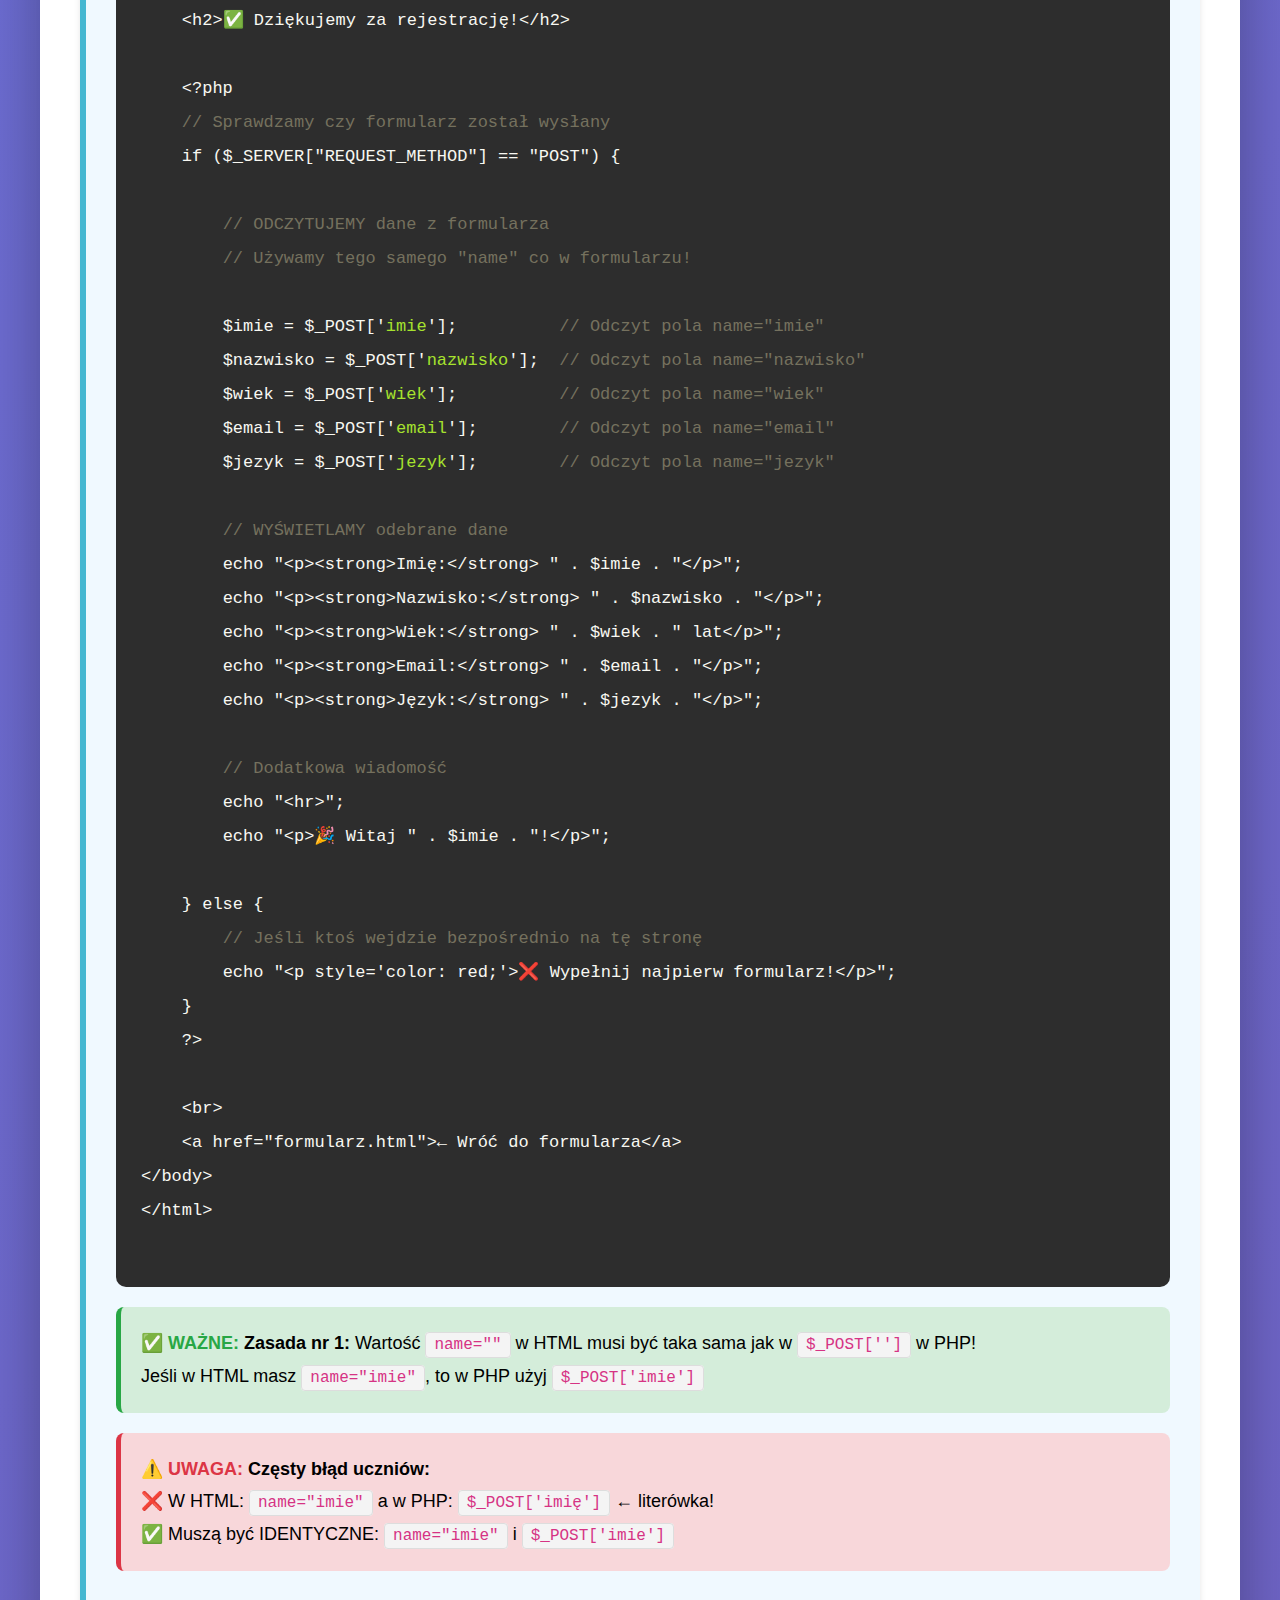
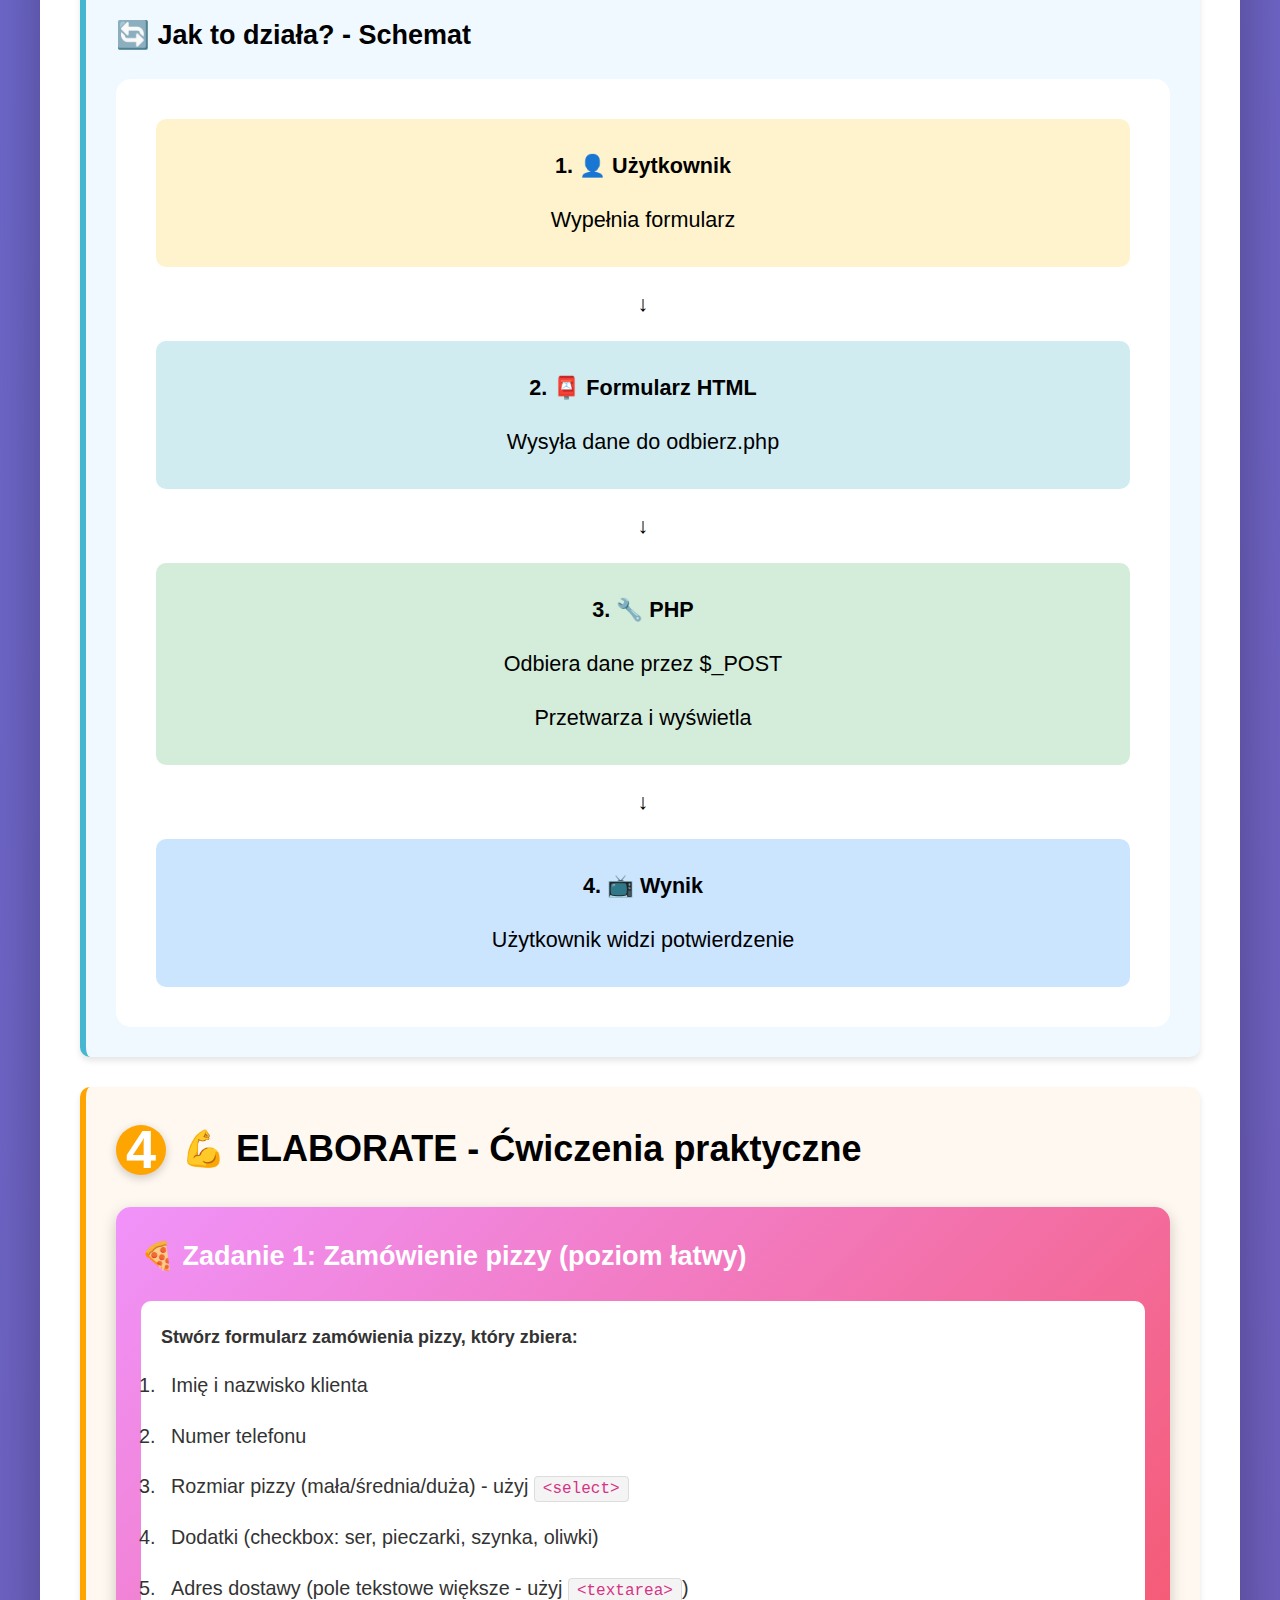
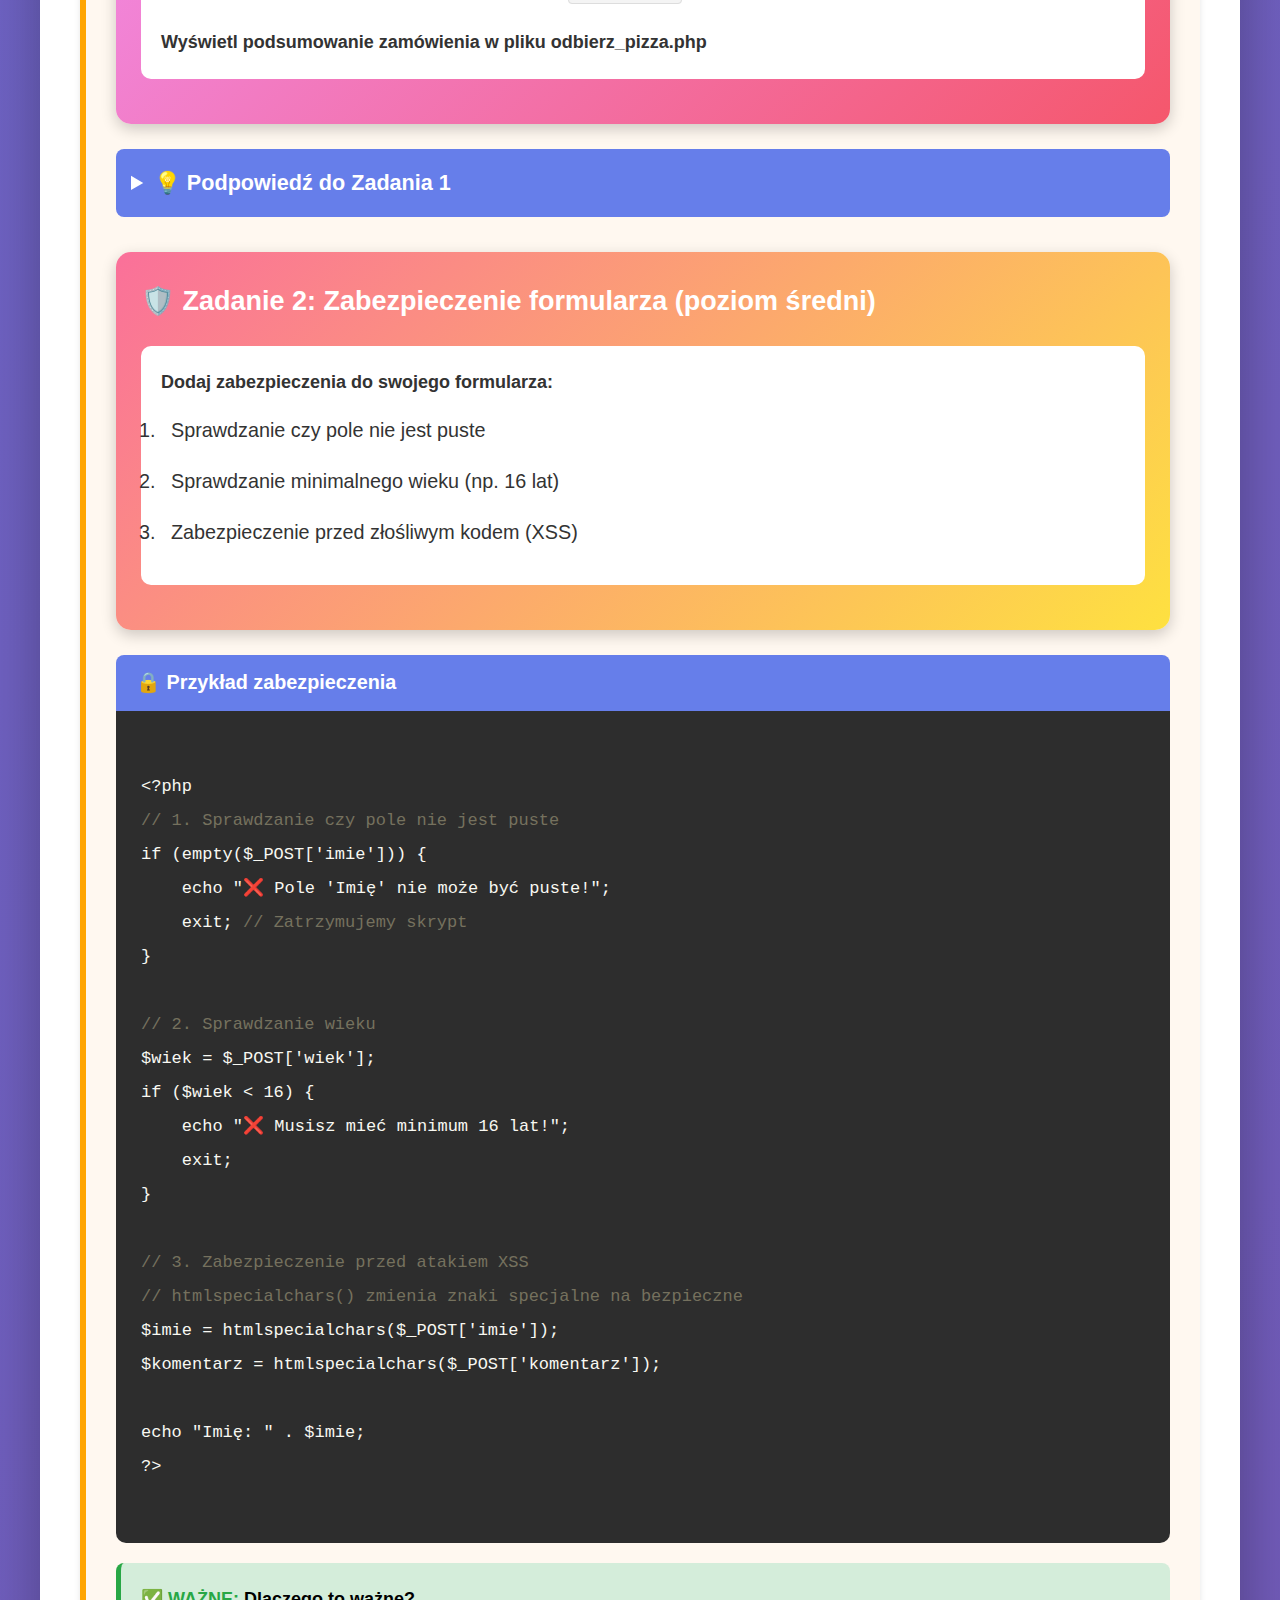
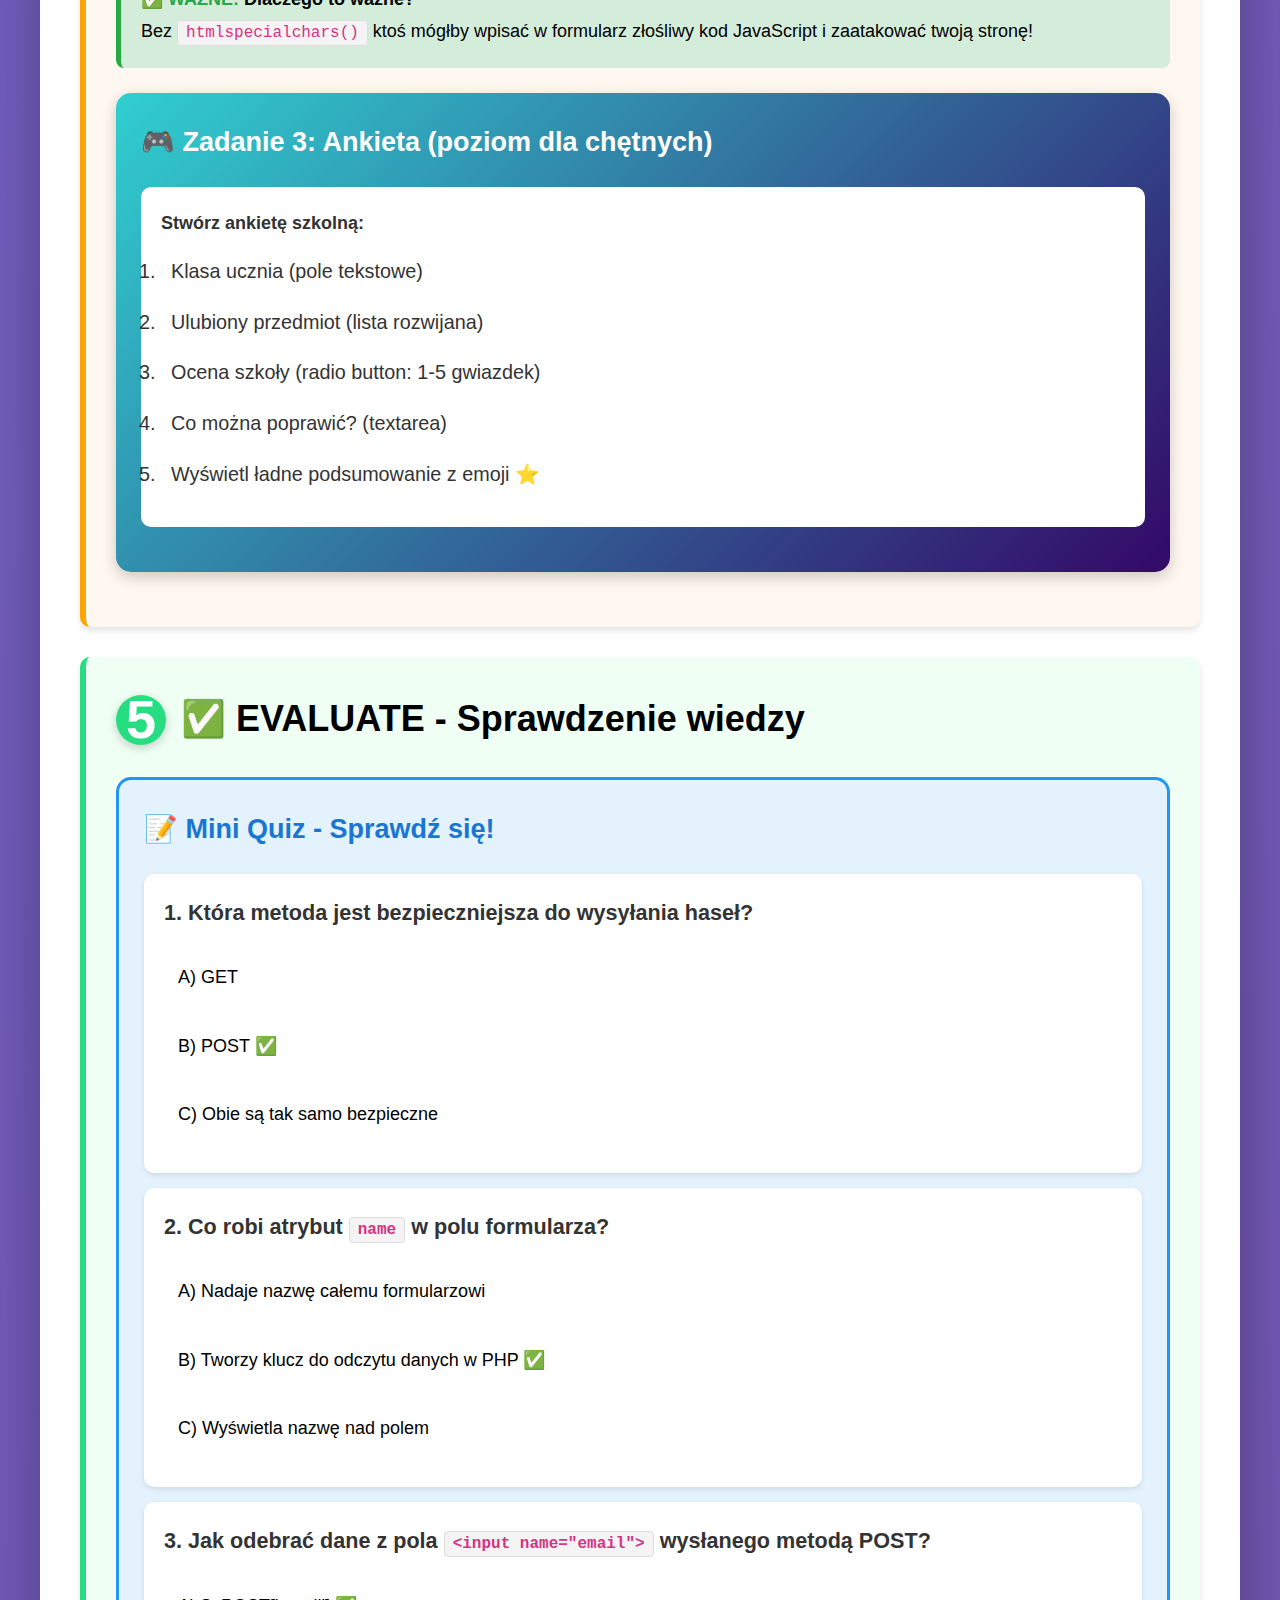
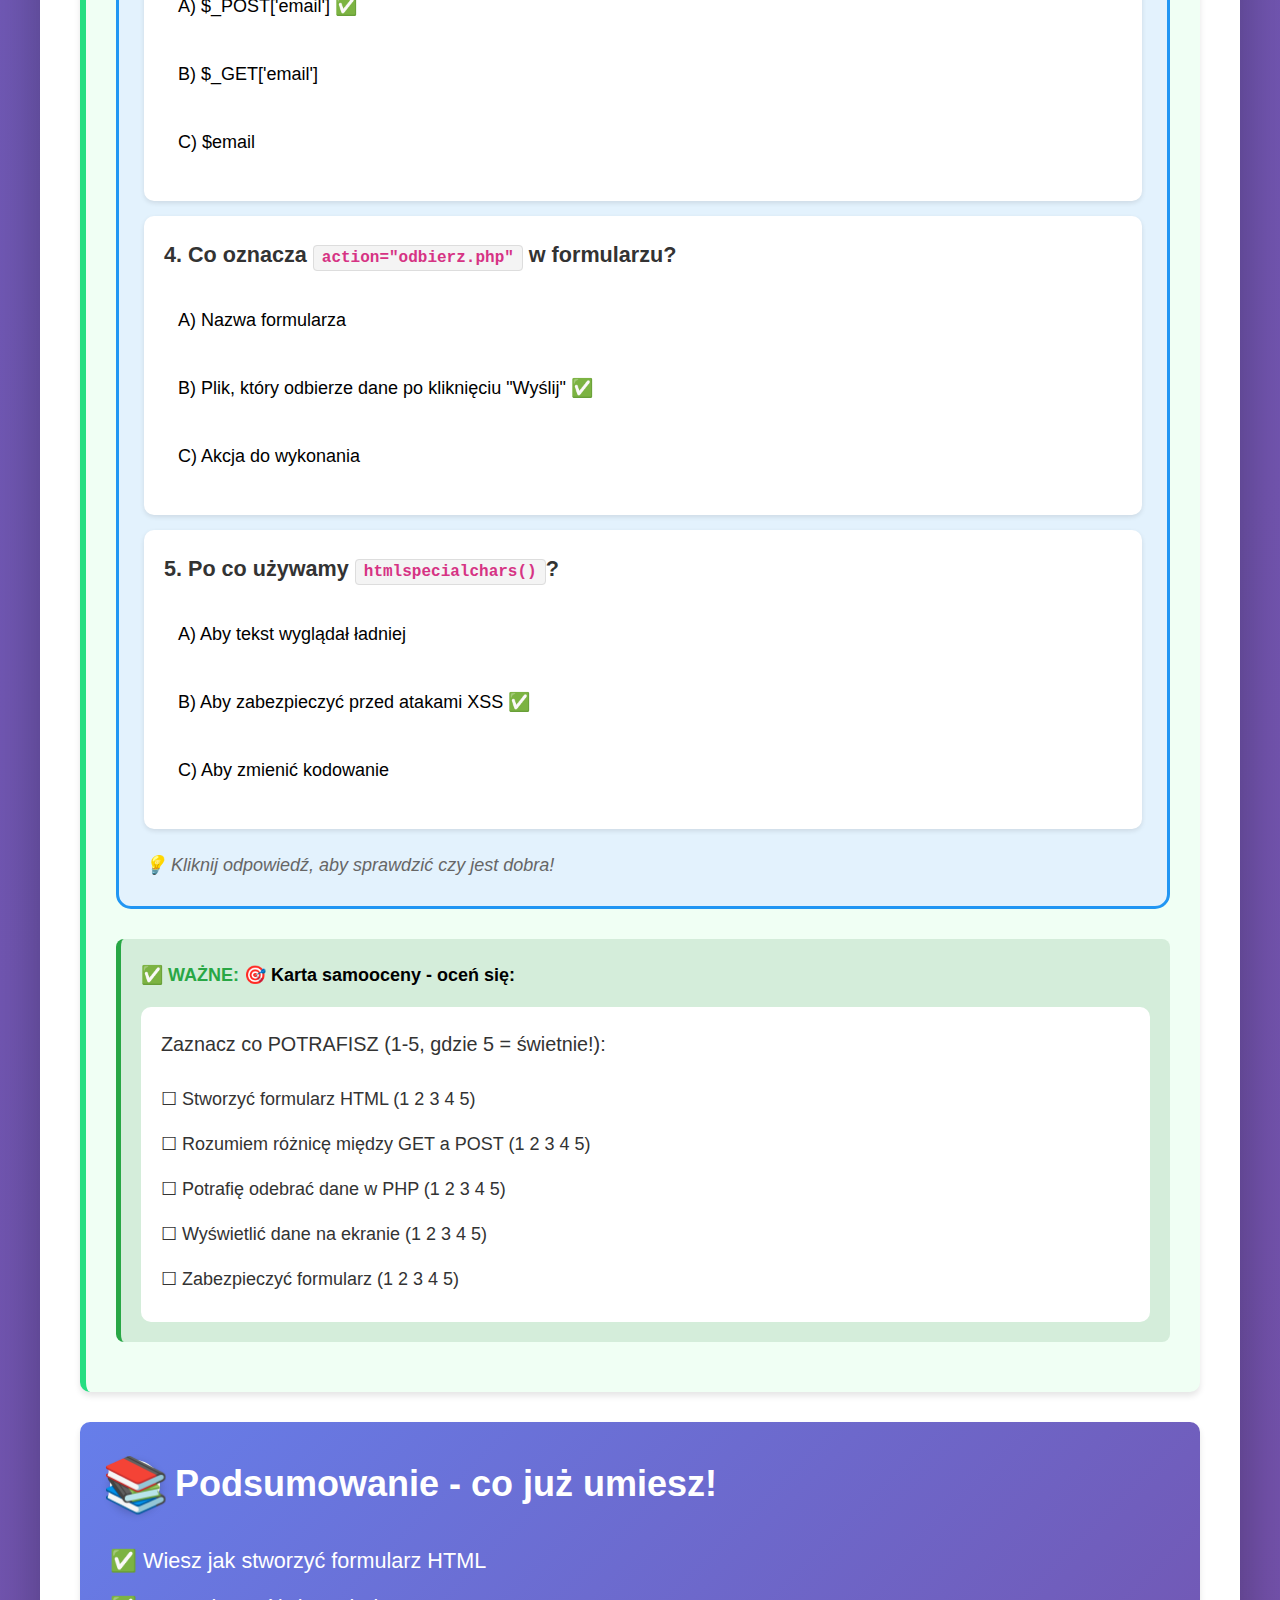
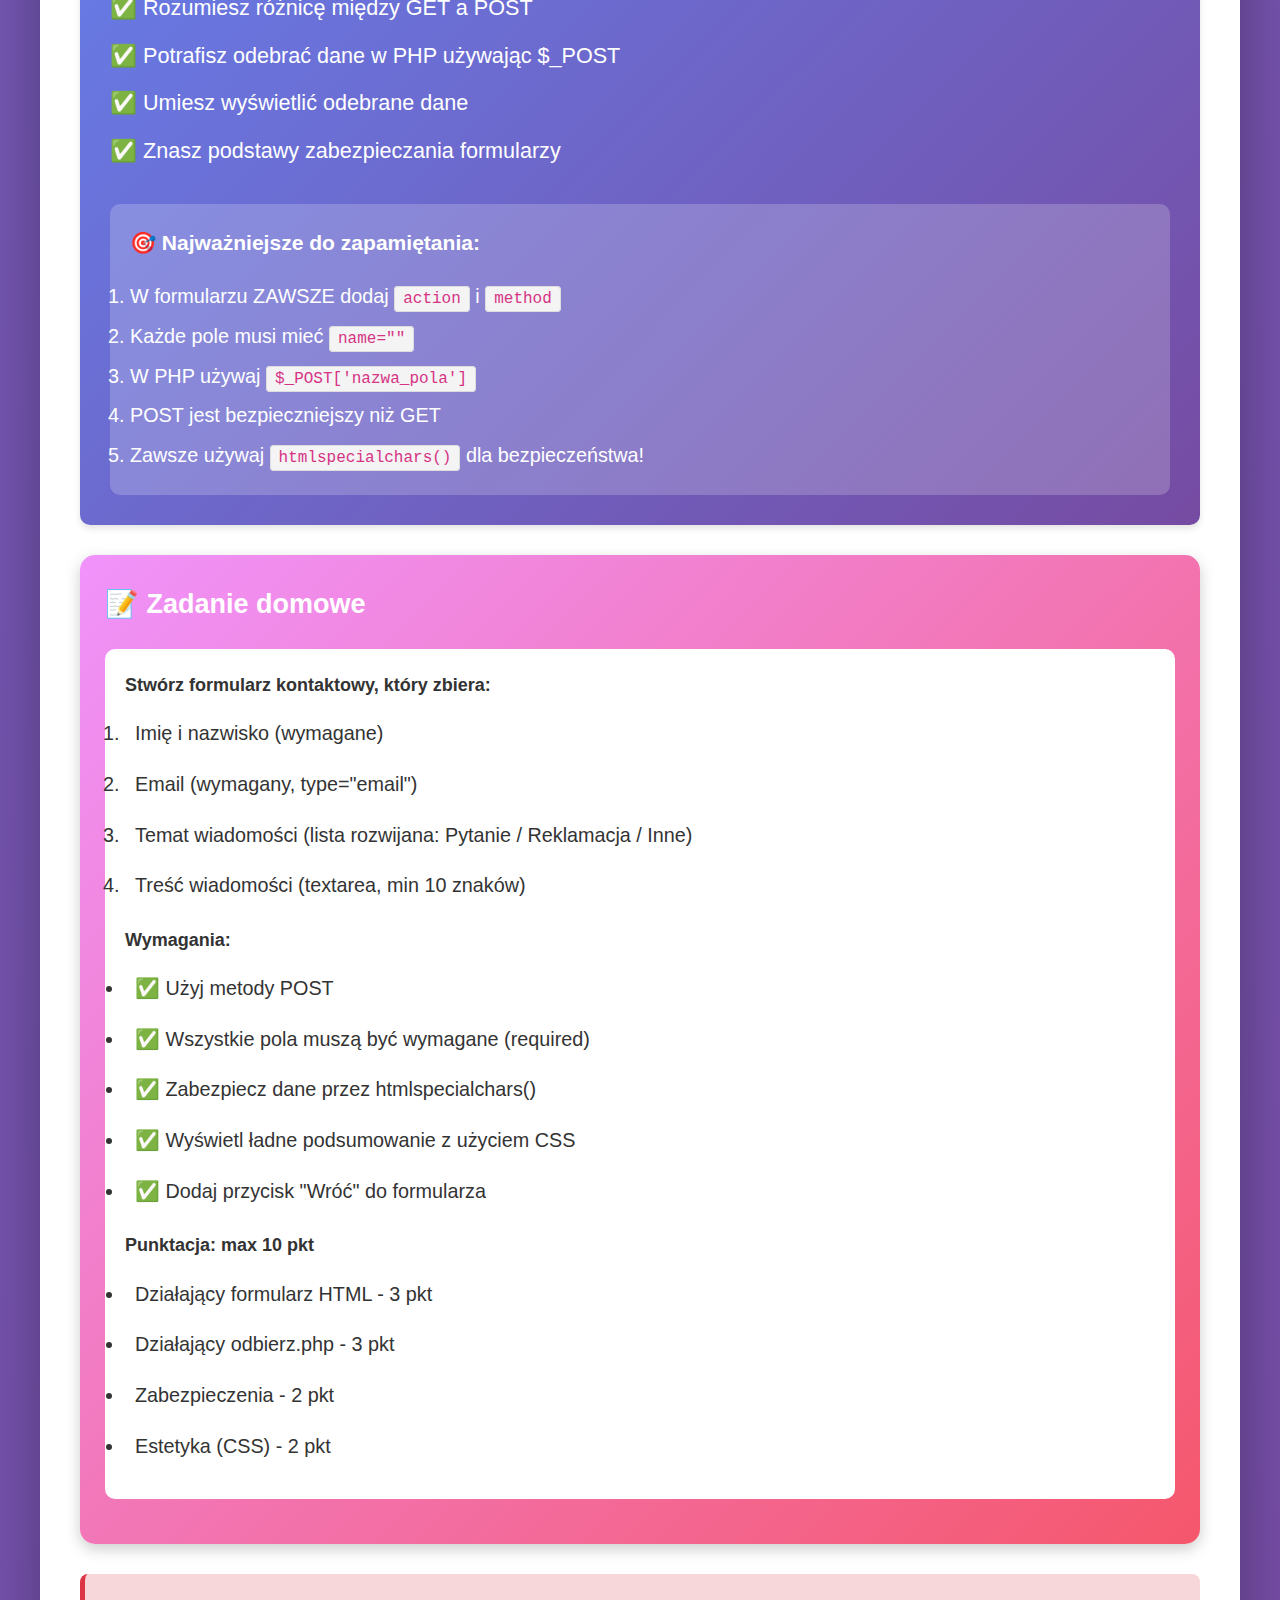
<file: chwilowka2/lekcja_formularze_php.html>
<!DOCTYPE html>
<html lang="pl">
<head>
    <meta charset="UTF-8">
    <meta name="viewport" content="width=device-width, initial-scale=1.0">
    <title>Lekcja PHP: Obsługa formularzy - Model 5E</title>
    <style>
        * {
            margin: 0;
            padding: 0;
            box-sizing: border-box;
        }
        
        body {
            font-family: 'Segoe UI', Tahoma, Geneva, Verdana, sans-serif;
            line-height: 1.8;
            background: linear-gradient(135deg, #667eea 0%, #764ba2 100%);
            padding: 20px;
            font-size: 18px;
        }
        
        .container {
            max-width: 1200px;
            margin: 0 auto;
            background: white;
            border-radius: 20px;
            box-shadow: 0 20px 60px rgba(0,0,0,0.3);
            overflow: hidden;
        }
        
        header {
            background: linear-gradient(135deg, #667eea 0%, #764ba2 100%);
            color: white;
            padding: 40px;
            text-align: center;
        }
        
        header h1 {
            font-size: 2.5em;
            margin-bottom: 10px;
        }
        
        header p {
            font-size: 1.3em;
            opacity: 0.9;
        }
        
        .content {
            padding: 40px;
        }
        
        .faza {
            background: #f8f9fa;
            border-left: 6px solid #667eea;
            padding: 30px;
            margin: 30px 0;
            border-radius: 10px;
            box-shadow: 0 4px 6px rgba(0,0,0,0.1);
        }
        
        .faza-1 { border-left-color: #ff6b6b; background: #fff5f5; }
        .faza-2 { border-left-color: #4ecdc4; background: #f0fffe; }
        .faza-3 { border-left-color: #45b7d1; background: #f0f9ff; }
        .faza-4 { border-left-color: #ffa502; background: #fff8f0; }
        .faza-5 { border-left-color: #26de81; background: #f0fff4; }
        
        .faza h2 {
            font-size: 2em;
            margin-bottom: 20px;
            display: flex;
            align-items: center;
            gap: 15px;
        }
        
        .faza-numer {
            background: white;
            width: 50px;
            height: 50px;
            border-radius: 50%;
            display: flex;
            align-items: center;
            justify-content: center;
            font-size: 1.5em;
            font-weight: bold;
            box-shadow: 0 3px 10px rgba(0,0,0,0.2);
        }
        
        .analogia {
            background: #fff3cd;
            border-left: 5px solid #ffc107;
            padding: 20px;
            margin: 20px 0;
            border-radius: 8px;
            font-size: 1.1em;
        }
        
        .analogia::before {
            content: "💡 ";
            font-size: 1.5em;
        }
        
        .wazne {
            background: #d4edda;
            border-left: 5px solid #28a745;
            padding: 20px;
            margin: 20px 0;
            border-radius: 8px;
        }
        
        .wazne::before {
            content: "✅ WAŻNE: ";
            font-weight: bold;
            color: #28a745;
        }
        
        .uwaga {
            background: #f8d7da;
            border-left: 5px solid #dc3545;
            padding: 20px;
            margin: 20px 0;
            border-radius: 8px;
        }
        
        .uwaga::before {
            content: "⚠️ UWAGA: ";
            font-weight: bold;
            color: #dc3545;
        }
        
        .kod {
            background: #2d2d2d;
            color: #f8f8f2;
            padding: 25px;
            border-radius: 10px;
            overflow-x: auto;
            margin: 20px 0;
            font-family: 'Courier New', Consolas, monospace;
            font-size: 17px;
            line-height: 2;
            position: relative;
            white-space: pre-wrap;
            word-wrap: break-word;
            tab-size: 4;
        }
        
        code {
            background: #f4f4f4;
            padding: 3px 8px;
            border-radius: 4px;
            font-family: 'Courier New', Consolas, monospace;
            font-size: 16px;
            color: #d63384;
            border: 1px solid #ddd;
        }
        
        .kod-tytul {
            background: #667eea;
            color: white;
            padding: 10px 20px;
            border-radius: 8px 8px 0 0;
            font-weight: bold;
            margin: 20px 0 0 0;
            font-size: 1.1em;
        }
        
        .kod-tytul + .kod {
            margin-top: 0;
            border-radius: 0 0 10px 10px;
        }
        
        .komentarz {
            color: #75715e;
        }
        
        .krok {
            background: white;
            padding: 20px;
            margin: 15px 0;
            border-radius: 10px;
            border: 3px solid #667eea;
            box-shadow: 0 3px 8px rgba(0,0,0,0.1);
        }
        
        .krok h4 {
            color: #667eea;
            font-size: 1.3em;
            margin-bottom: 10px;
        }
        
        .tabela {
            width: 100%;
            border-collapse: collapse;
            margin: 20px 0;
            font-size: 1.1em;
            box-shadow: 0 3px 10px rgba(0,0,0,0.1);
        }
        
        .tabela th {
            background: #667eea;
            color: white;
            padding: 15px;
            text-align: left;
            font-size: 1.2em;
        }
        
        .tabela td {
            padding: 15px;
            border-bottom: 1px solid #ddd;
        }
        
        .tabela tr:nth-child(even) {
            background: #f8f9fa;
        }
        
        .zadanie {
            background: linear-gradient(135deg, #f093fb 0%, #f5576c 100%);
            color: white;
            padding: 25px;
            margin: 25px 0;
            border-radius: 15px;
            box-shadow: 0 5px 15px rgba(0,0,0,0.2);
        }
        
        .zadanie h3 {
            font-size: 1.5em;
            margin-bottom: 15px;
        }
        
        .lista-krokow {
            background: white;
            padding: 20px;
            margin: 20px 0;
            border-radius: 10px;
            color: #333;
        }
        
        .lista-krokow li {
            margin: 15px 0;
            padding-left: 10px;
            font-size: 1.1em;
        }
        
        .btn {
            display: inline-block;
            padding: 15px 30px;
            background: #667eea;
            color: white;
            text-decoration: none;
            border-radius: 8px;
            margin: 10px 5px;
            font-weight: bold;
            transition: all 0.3s;
            box-shadow: 0 4px 6px rgba(0,0,0,0.1);
        }
        
        .btn:hover {
            background: #5568d3;
            transform: translateY(-2px);
            box-shadow: 0 6px 12px rgba(0,0,0,0.2);
        }
        
        .porownanie {
            display: grid;
            grid-template-columns: 1fr 1fr;
            gap: 20px;
            margin: 20px 0;
        }
        
        .kolumna {
            background: white;
            padding: 20px;
            border-radius: 10px;
            box-shadow: 0 3px 10px rgba(0,0,0,0.1);
        }
        
        .kolumna h4 {
            text-align: center;
            padding: 15px;
            border-radius: 8px;
            margin-bottom: 15px;
            font-size: 1.3em;
        }
        
        .get-box h4 {
            background: #ff6b6b;
            color: white;
        }
        
        .post-box h4 {
            background: #26de81;
            color: white;
        }
        
        .quiz {
            background: #e3f2fd;
            padding: 25px;
            margin: 25px 0;
            border-radius: 15px;
            border: 3px solid #2196f3;
        }
        
        .quiz h3 {
            color: #1976d2;
            margin-bottom: 20px;
            font-size: 1.5em;
        }
        
        .pytanie {
            background: white;
            padding: 20px;
            margin: 15px 0;
            border-radius: 10px;
            box-shadow: 0 2px 5px rgba(0,0,0,0.1);
        }
        
        .pytanie p {
            font-weight: bold;
            margin-bottom: 15px;
            font-size: 1.2em;
            color: #333;
        }
        
        .odpowiedz {
            padding: 12px;
            margin: 8px 0;
            border-radius: 8px;
            cursor: pointer;
            transition: all 0.3s;
            border: 2px solid transparent;
        }
        
        .odpowiedz:hover {
            background: #f0f0f0;
            border-color: #667eea;
        }
        
        .dobra {
            background: #d4edda !important;
            border-color: #28a745 !important;
        }
        
        .zla {
            background: #f8d7da !important;
            border-color: #dc3545 !important;
        }
        
        @media (max-width: 768px) {
            body {
                padding: 10px;
                font-size: 16px;
            }
            
            header h1 {
                font-size: 1.8em;
            }
            
            .content {
                padding: 20px;
            }
            
            .porownanie {
                grid-template-columns: 1fr;
            }
            
            .kod {
                font-size: 14px;
            }
        }
        
        .emoji {
            font-size: 1.5em;
        }
        
        summary {
            cursor: pointer;
            font-weight: bold;
            padding: 15px;
            background: #667eea;
            color: white;
            border-radius: 8px;
            margin: 10px 0;
            font-size: 1.2em;
        }
        
        summary:hover {
            background: #5568d3;
        }
        
        details {
            margin: 20px 0;
        }
        
        details[open] summary {
            border-radius: 8px 8px 0 0;
        }
        
        .video-box {
            background: #fff;
            padding: 20px;
            border-radius: 10px;
            margin: 20px 0;
            text-align: center;
            box-shadow: 0 3px 10px rgba(0,0,0,0.1);
        }
    </style>
</head>
<body>
    <div class="container">
        <header>
            <h1>🎓 PHP: Obsługa formularzy</h1>
            <p>Lekcja według modelu 5E - wersja dla każdego ucznia!</p>
            <p style="font-size: 0.9em; margin-top: 10px;">⏱️ Czas: 45-90 minut</p>
        </header>

        <div class="content">
            
            <!-- FAZA 1: ENGAGE -->
            <div class="faza faza-1">
                <h2>
                    <span class="faza-numer" style="background: #ff6b6b; color: white;">1</span>
                    <span>🔥 ENGAGE - Zaangażowanie</span>
                </h2>
                
                <p style="font-size: 1.2em; margin: 20px 0;"><strong>Pytanie na start:</strong></p>
                <p style="font-size: 1.3em; background: white; padding: 20px; border-radius: 10px; text-align: center;">
                    "Jak Facebook, Instagram czy Gmail wiedzą, kto się loguje?"
                </p>
                
                <div class="analogia">
                    <strong style="font-size: 1.2em;">PORÓWNANIE DO ŻYCIA:</strong><br><br>
                    <span class="emoji">📝</span> <strong>Formularz HTML</strong> = Kartka zamówienia w restauracji<br>
                    (wypełniasz, co chcesz zjeść)<br><br>
                    
                    <span class="emoji">🚶</span> <strong>PHP</strong> = Kelner<br>
                    (zabiera kartkę i przekazuje do kuchni)<br><br>
                    
                    <span class="emoji">🍳</span> <strong>Serwer</strong> = Kuchnia<br>
                    (tam wszystko się dzieje - gotowanie = przetwarzanie danych)
                </div>
                
                <div class="wazne">
                    Każda strona, na której wypełniasz formularz (logowanie, rejestracja, ankiety) używa tego, czego dziś się nauczymy!
                </div>
            </div>

            <!-- FAZA 2: EXPLORE -->
            <div class="faza faza-2">
                <h2>
                    <span class="faza-numer" style="background: #4ecdc4; color: white;">2</span>
                    <span>🔍 EXPLORE - Odkrywanie</span>
                </h2>
                
                <p style="font-size: 1.2em;"><strong>Twoje zadanie badawcze:</strong></p>
                <p>Przyjrzyj się poniższemu kodowi i uzupełnij miejsca oznaczone <code style="background: yellow; padding: 5px;">______</code></p>
                
                <div class="kod-tytul">📄 formularz.html (do uzupełnienia)</div>
                <div class="kod">
<span class="komentarz">&lt;!-- To jest formularz rejestracji --&gt;</span>
&lt;form action="<span style="background: yellow;">______</span>" method="<span style="background: yellow;">______</span>"&gt;
    
    &lt;label&gt;Imię:&lt;/label&gt;
    &lt;input type="text" name="imie"&gt;&lt;br&gt;
    
    &lt;label&gt;Wiek:&lt;/label&gt;
    &lt;input type="<span style="background: yellow;">______</span>" name="wiek"&gt;&lt;br&gt;
    
    &lt;label&gt;Email:&lt;/label&gt;
    &lt;input type="email" name="<span style="background: yellow;">______</span>"&gt;&lt;br&gt;
    
    &lt;input type="<span style="background: yellow;">______</span>" value="Wyślij"&gt;
&lt;/form&gt;
                </div>
                
                <div class="zadanie">
                    <h3>❓ Pytania do zastanowienia (praca w parach):</h3>
                    <div class="lista-krokow">
                        <ol>
                            <li>Co powinno być w pierwszym pustym miejscu <code>action=""</code>?</li>
                            <li>Jakie słowo używamy w <code>method=""</code>? (Podpowiedź: GET lub POST)</li>
                            <li>Jaki typ ma pole z wiekiem? (text, number, email?)</li>
                            <li>Co wpisujemy jako <code>name=""</code> dla emaila?</li>
                            <li>Jaki typ ma przycisk "Wyślij"?</li>
                        </ol>
                    </div>
                </div>
                
                <details>
                    <summary>💡 Pokaż odpowiedzi (sprawdź po próbie rozwiązania!)</summary>
                    <div style="background: white; padding: 20px; border-radius: 0 0 10px 10px;">
                        <ol style="font-size: 1.1em; line-height: 2;">
                            <li><strong>action="odbierz.php"</strong> - nazwa pliku, który odbierze dane</li>
                            <li><strong>method="POST"</strong> - bezpieczniejszy sposób wysyłania</li>
                            <li><strong>type="number"</strong> - bo wiek to liczba</li>
                            <li><strong>name="email"</strong> - nazwa pola (możesz wybrać dowolną)</li>
                            <li><strong>type="submit"</strong> - przycisk wysyłający formularz</li>
                        </ol>
                    </div>
                </details>
            </div>

            <!-- FAZA 3: EXPLAIN -->
            <div class="faza faza-3">
                <h2>
                    <span class="faza-numer" style="background: #45b7d1; color: white;">3</span>
                    <span>📖 EXPLAIN - Wyjaśnienie</span>
                </h2>
                
                <h3 style="font-size: 1.5em; margin: 30px 0 20px 0;">⚡ GET vs POST - Różnice PROSTE</h3>
                
                <div class="porownanie">
                    <div class="kolumna get-box">
                        <h4>📮 GET</h4>
                        <ul style="font-size: 1.1em; line-height: 2;">
                            <li><strong>Dane widoczne</strong> w pasku adresu</li>
                            <li>Jak <strong>kartka pocztowa</strong> 📬</li>
                            <li>Limit: ~2000 znaków</li>
                            <li><strong>Użycie:</strong> wyszukiwanie, filtrowanie</li>
                            <li><strong>Przykład:</strong><br>
                            <code style="font-size: 0.9em;">strona.php?imie=Jan&wiek=17</code></li>
                        </ul>
                    </div>
                    
                    <div class="kolumna post-box">
                        <h4>📦 POST</h4>
                        <ul style="font-size: 1.1em; line-height: 2;">
                            <li><strong>Dane ukryte</strong> (nie widać w pasku)</li>
                            <li>Jak <strong>list w kopercie</strong> ✉️</li>
                            <li>Brak limitu wielkości</li>
                            <li><strong>Użycie:</strong> logowanie, rejestracja</li>
                            <li><strong>Bezpieczniejsze!</strong> ✅</li>
                        </ul>
                    </div>
                </div>
                
                <div class="wazne">
                    Zapamiętaj: <strong>POST</strong> używamy ZAWSZE gdy są hasła, dane osobowe lub ważne informacje!
                </div>
                
                <h3 style="font-size: 1.5em; margin: 40px 0 20px 0;">📝 Najważniejsze elementy - MUSISZ ZNAĆ!</h3>
                
                <table class="tabela">
                    <thead>
                        <tr>
                            <th>Element</th>
                            <th>Co robi?</th>
                            <th>Przykład</th>
                        </tr>
                    </thead>
                    <tbody>
                        <tr>
                            <td><strong>action="plik.php"</strong></td>
                            <td>Gdzie wysyłamy dane</td>
                            <td><code>action="odbierz.php"</code></td>
                        </tr>
                        <tr>
                            <td><strong>method="POST"</strong></td>
                            <td>JAK wysyłamy (GET lub POST)</td>
                            <td><code>method="POST"</code></td>
                        </tr>
                        <tr>
                            <td><strong>name="pole"</strong></td>
                            <td>Nazwa pola (jak klucz do odczytu)</td>
                            <td><code>name="imie"</code></td>
                        </tr>
                        <tr>
                            <td><strong>$_POST['pole']</strong></td>
                            <td>Odczyt danych w PHP</td>
                            <td><code>$_POST['imie']</code></td>
                        </tr>
                    </tbody>
                </table>
                
                <div class="analogia">
                    <strong>Wyobraź sobie skrytkę pocztową:</strong><br><br>
                    <span class="emoji">🔑</span> <strong>name="imie"</strong> = To jest numer skrytki (klucz)<br>
                    <span class="emoji">📬</span> <strong>$_POST['imie']</strong> = Otwierasz skrytkę tym numerem i czytasz, co w środku
                </div>

                <h3 style="font-size: 1.5em; margin: 40px 0 20px 0;">🎯 Kompletny przykład KROK PO KROKU</h3>
                
                <div class="krok">
                    <h4>KROK 1: Tworzymy formularz (formularz.html)</h4>
                    <p>To jest strona, którą widzi użytkownik</p>
                </div>
                
                <div class="kod-tytul">📄 formularz.html</div>
                <div class="kod">
&lt;!DOCTYPE html&gt;
&lt;html lang="pl"&gt;
&lt;head&gt;
    &lt;meta charset="UTF-8"&gt;
    &lt;title&gt;Rejestracja&lt;/title&gt;
&lt;/head&gt;
&lt;body&gt;
    &lt;h2&gt;📝 Zarejestruj się&lt;/h2&gt;
    
    <span class="komentarz">&lt;!-- action - gdzie idziemy po kliknięciu "Wyślij" --&gt;</span>
    <span class="komentarz">&lt;!-- method - sposób wysyłania (POST = bezpieczniej) --&gt;</span>
    &lt;form action="<span style="color: #a6e22e;">odbierz.php</span>" method="<span style="color: #a6e22e;">POST</span>"&gt;
        
        &lt;label&gt;Imię:&lt;/label&gt;
        <span class="komentarz">&lt;!-- name="imie" - TO WAŻNE! To klucz do odczytu --&gt;</span>
        &lt;input type="text" name="<span style="color: #a6e22e;">imie</span>" required&gt;&lt;br&gt;&lt;br&gt;
        
        &lt;label&gt;Nazwisko:&lt;/label&gt;
        &lt;input type="text" name="<span style="color: #a6e22e;">nazwisko</span>" required&gt;&lt;br&gt;&lt;br&gt;
        
        &lt;label&gt;Wiek:&lt;/label&gt;
        &lt;input type="number" name="<span style="color: #a6e22e;">wiek</span>" min="16"&gt;&lt;br&gt;&lt;br&gt;
        
        &lt;label&gt;Email:&lt;/label&gt;
        &lt;input type="email" name="<span style="color: #a6e22e;">email</span>" required&gt;&lt;br&gt;&lt;br&gt;
        
        &lt;label&gt;Ulubiony język:&lt;/label&gt;
        &lt;select name="<span style="color: #a6e22e;">jezyk</span>"&gt;
            &lt;option&gt;JavaScript&lt;/option&gt;
            &lt;option&gt;PHP&lt;/option&gt;
            &lt;option&gt;Python&lt;/option&gt;
        &lt;/select&gt;&lt;br&gt;&lt;br&gt;
        
        <span class="komentarz">&lt;!-- Przycisk wysyłający --&gt;</span>
        &lt;input type="<span style="color: #a6e22e;">submit</span>" value="Wyślij"&gt;
    &lt;/form&gt;
&lt;/body&gt;
&lt;/html&gt;
                </div>
                
                <div class="krok">
                    <h4>KROK 2: Odbieramy i wyświetlamy dane (odbierz.php)</h4>
                    <p>To jest strona, która pokazuje wynik po wysłaniu formularza</p>
                </div>
                
                <div class="kod-tytul">📄 odbierz.php</div>
                <div class="kod">
&lt;!DOCTYPE html&gt;
&lt;html lang="pl"&gt;
&lt;head&gt;
    &lt;meta charset="UTF-8"&gt;
    &lt;title&gt;Potwierdzenie&lt;/title&gt;
&lt;/head&gt;
&lt;body&gt;
    &lt;h2&gt;✅ Dziękujemy za rejestrację!&lt;/h2&gt;
    
    &lt;?php
    <span class="komentarz">// Sprawdzamy czy formularz został wysłany</span>
    if ($_SERVER["REQUEST_METHOD"] == "POST") {
        
        <span class="komentarz">// ODCZYTUJEMY dane z formularza</span>
        <span class="komentarz">// Używamy tego samego "name" co w formularzu!</span>
        
        $imie = $_POST['<span style="color: #a6e22e;">imie</span>'];          <span class="komentarz">// Odczyt pola name="imie"</span>
        $nazwisko = $_POST['<span style="color: #a6e22e;">nazwisko</span>'];  <span class="komentarz">// Odczyt pola name="nazwisko"</span>
        $wiek = $_POST['<span style="color: #a6e22e;">wiek</span>'];          <span class="komentarz">// Odczyt pola name="wiek"</span>
        $email = $_POST['<span style="color: #a6e22e;">email</span>'];        <span class="komentarz">// Odczyt pola name="email"</span>
        $jezyk = $_POST['<span style="color: #a6e22e;">jezyk</span>'];        <span class="komentarz">// Odczyt pola name="jezyk"</span>
        
        <span class="komentarz">// WYŚWIETLAMY odebrane dane</span>
        echo "&lt;p&gt;&lt;strong&gt;Imię:&lt;/strong&gt; " . $imie . "&lt;/p&gt;";
        echo "&lt;p&gt;&lt;strong&gt;Nazwisko:&lt;/strong&gt; " . $nazwisko . "&lt;/p&gt;";
        echo "&lt;p&gt;&lt;strong&gt;Wiek:&lt;/strong&gt; " . $wiek . " lat&lt;/p&gt;";
        echo "&lt;p&gt;&lt;strong&gt;Email:&lt;/strong&gt; " . $email . "&lt;/p&gt;";
        echo "&lt;p&gt;&lt;strong&gt;Język:&lt;/strong&gt; " . $jezyk . "&lt;/p&gt;";
        
        <span class="komentarz">// Dodatkowa wiadomość</span>
        echo "&lt;hr&gt;";
        echo "&lt;p&gt;🎉 Witaj " . $imie . "!&lt;/p&gt;";
        
    } else {
        <span class="komentarz">// Jeśli ktoś wejdzie bezpośrednio na tę stronę</span>
        echo "&lt;p style='color: red;'&gt;❌ Wypełnij najpierw formularz!&lt;/p&gt;";
    }
    ?&gt;
    
    &lt;br&gt;
    &lt;a href="formularz.html"&gt;← Wróć do formularza&lt;/a&gt;
&lt;/body&gt;
&lt;/html&gt;
                </div>
                
                <div class="wazne">
                    <strong>Zasada nr 1:</strong> Wartość <code>name=""</code> w HTML musi być taka sama jak w <code>$_POST['']</code> w PHP!<br>
                    Jeśli w HTML masz <code>name="imie"</code>, to w PHP użyj <code>$_POST['imie']</code>
                </div>
                
                <div class="uwaga">
                    <strong>Częsty błąd uczniów:</strong><br>
                    ❌ W HTML: <code>name="imie"</code> a w PHP: <code>$_POST['imię']</code> ← literówka!<br>
                    ✅ Muszą być IDENTYCZNE: <code>name="imie"</code> i <code>$_POST['imie']</code>
                </div>

                <h3 style="font-size: 1.5em; margin: 40px 0 20px 0;">🔄 Jak to działa? - Schemat</h3>
                
                <div style="background: white; padding: 30px; border-radius: 15px; text-align: center; font-size: 1.2em; line-height: 2.5;">
                    <div style="background: #fff3cd; padding: 20px; border-radius: 10px; margin: 10px;">
                        <strong>1. 👤 Użytkownik</strong><br>
                        Wypełnia formularz
                    </div>
                    ↓<br>
                    <div style="background: #d1ecf1; padding: 20px; border-radius: 10px; margin: 10px;">
                        <strong>2. 📮 Formularz HTML</strong><br>
                        Wysyła dane do odbierz.php
                    </div>
                    ↓<br>
                    <div style="background: #d4edda; padding: 20px; border-radius: 10px; margin: 10px;">
                        <strong>3. 🔧 PHP</strong><br>
                        Odbiera dane przez $_POST<br>
                        Przetwarza i wyświetla
                    </div>
                    ↓<br>
                    <div style="background: #cce5ff; padding: 20px; border-radius: 10px; margin: 10px;">
                        <strong>4. 📺 Wynik</strong><br>
                        Użytkownik widzi potwierdzenie
                    </div>
                </div>
            </div>

            <!-- FAZA 4: ELABORATE -->
            <div class="faza faza-4">
                <h2>
                    <span class="faza-numer" style="background: #ffa502; color: white;">4</span>
                    <span>💪 ELABORATE - Ćwiczenia praktyczne</span>
                </h2>
                
                <div class="zadanie">
                    <h3>🍕 Zadanie 1: Zamówienie pizzy (poziom łatwy)</h3>
                    <div class="lista-krokow">
                        <p><strong>Stwórz formularz zamówienia pizzy, który zbiera:</strong></p>
                        <ol>
                            <li>Imię i nazwisko klienta</li>
                            <li>Numer telefonu</li>
                            <li>Rozmiar pizzy (mała/średnia/duża) - użyj <code>&lt;select&gt;</code></li>
                            <li>Dodatki (checkbox: ser, pieczarki, szynka, oliwki)</li>
                            <li>Adres dostawy (pole tekstowe większe - użyj <code>&lt;textarea&gt;</code>)</li>
                        </ol>
                        <p style="margin-top: 20px;"><strong>Wyświetl podsumowanie zamówienia w pliku odbierz_pizza.php</strong></p>
                    </div>
                </div>
                
                <details>
                    <summary>💡 Podpowiedź do Zadania 1</summary>
                    <div style="background: white; padding: 20px; border-radius: 0 0 10px 10px;">
                        <p><strong>Dla checkboxów (dodatków):</strong></p>
                        <div class="kod">
&lt;input type="checkbox" name="dodatki[]" value="ser"&gt; Ser&lt;br&gt;
&lt;input type="checkbox" name="dodatki[]" value="pieczarki"&gt; Pieczarki
                        </div>
                        <p style="margin-top: 15px;"><strong>Odczyt w PHP:</strong></p>
                        <div class="kod">
if (isset($_POST['dodatki'])) {
    $dodatki = $_POST['dodatki'];
    echo "Wybrane dodatki: ";
    foreach ($dodatki as $dodatek) {
        echo $dodatek . ", ";
    }
}
                        </div>
                    </div>
                </details>
                
                <div class="zadanie" style="background: linear-gradient(135deg, #fa709a 0%, #fee140 100%);">
                    <h3>🛡️ Zadanie 2: Zabezpieczenie formularza (poziom średni)</h3>
                    <div class="lista-krokow">
                        <p><strong>Dodaj zabezpieczenia do swojego formularza:</strong></p>
                        <ol>
                            <li>Sprawdzanie czy pole nie jest puste</li>
                            <li>Sprawdzanie minimalnego wieku (np. 16 lat)</li>
                            <li>Zabezpieczenie przed złośliwym kodem (XSS)</li>
                        </ol>
                    </div>
                </div>
                
                <div class="kod-tytul">🔒 Przykład zabezpieczenia</div>
                <div class="kod">
&lt;?php
<span class="komentarz">// 1. Sprawdzanie czy pole nie jest puste</span>
if (empty($_POST['imie'])) {
    echo "❌ Pole 'Imię' nie może być puste!";
    exit; <span class="komentarz">// Zatrzymujemy skrypt</span>
}

<span class="komentarz">// 2. Sprawdzanie wieku</span>
$wiek = $_POST['wiek'];
if ($wiek &lt; 16) {
    echo "❌ Musisz mieć minimum 16 lat!";
    exit;
}

<span class="komentarz">// 3. Zabezpieczenie przed atakiem XSS</span>
<span class="komentarz">// htmlspecialchars() zmienia znaki specjalne na bezpieczne</span>
$imie = htmlspecialchars($_POST['imie']);
$komentarz = htmlspecialchars($_POST['komentarz']);

echo "Imię: " . $imie;
?&gt;
                </div>
                
                <div class="wazne">
                    <strong>Dlaczego to ważne?</strong><br>
                    Bez <code>htmlspecialchars()</code> ktoś mógłby wpisać w formularz złośliwy kod JavaScript i zaatakować twoją stronę!
                </div>
                
                <div class="zadanie" style="background: linear-gradient(135deg, #30cfd0 0%, #330867 100%);">
                    <h3>🎮 Zadanie 3: Ankieta (poziom dla chętnych)</h3>
                    <div class="lista-krokow">
                        <p><strong>Stwórz ankietę szkolną:</strong></p>
                        <ol>
                            <li>Klasa ucznia (pole tekstowe)</li>
                            <li>Ulubiony przedmiot (lista rozwijana)</li>
                            <li>Ocena szkoły (radio button: 1-5 gwiazdek)</li>
                            <li>Co można poprawić? (textarea)</li>
                            <li>Wyświetl ładne podsumowanie z emoji ⭐</li>
                        </ol>
                    </div>
                </div>
            </div>

            <!-- FAZA 5: EVALUATE -->
            <div class="faza faza-5">
                <h2>
                    <span class="faza-numer" style="background: #26de81; color: white;">5</span>
                    <span>✅ EVALUATE - Sprawdzenie wiedzy</span>
                </h2>
                
                <div class="quiz">
                    <h3>📝 Mini Quiz - Sprawdź się!</h3>
                    
                    <div class="pytanie">
                        <p>1. Która metoda jest bezpieczniejsza do wysyłania haseł?</p>
                        <div class="odpowiedz" onclick="this.classList.add('zla')">A) GET</div>
                        <div class="odpowiedz" onclick="this.classList.add('dobra')">B) POST ✅</div>
                        <div class="odpowiedz" onclick="this.classList.add('zla')">C) Obie są tak samo bezpieczne</div>
                    </div>
                    
                    <div class="pytanie">
                        <p>2. Co robi atrybut <code>name</code> w polu formularza?</p>
                        <div class="odpowiedz" onclick="this.classList.add('zla')">A) Nadaje nazwę całemu formularzowi</div>
                        <div class="odpowiedz" onclick="this.classList.add('dobra')">B) Tworzy klucz do odczytu danych w PHP ✅</div>
                        <div class="odpowiedz" onclick="this.classList.add('zla')">C) Wyświetla nazwę nad polem</div>
                    </div>
                    
                    <div class="pytanie">
                        <p>3. Jak odebrać dane z pola <code>&lt;input name="email"&gt;</code> wysłanego metodą POST?</p>
                        <div class="odpowiedz" onclick="this.classList.add('dobra')">A) $_POST['email'] ✅</div>
                        <div class="odpowiedz" onclick="this.classList.add('zla')">B) $_GET['email']</div>
                        <div class="odpowiedz" onclick="this.classList.add('zla')">C) $email</div>
                    </div>
                    
                    <div class="pytanie">
                        <p>4. Co oznacza <code>action="odbierz.php"</code> w formularzu?</p>
                        <div class="odpowiedz" onclick="this.classList.add('zla')">A) Nazwa formularza</div>
                        <div class="odpowiedz" onclick="this.classList.add('dobra')">B) Plik, który odbierze dane po kliknięciu "Wyślij" ✅</div>
                        <div class="odpowiedz" onclick="this.classList.add('zla')">C) Akcja do wykonania</div>
                    </div>
                    
                    <div class="pytanie">
                        <p>5. Po co używamy <code>htmlspecialchars()</code>?</p>
                        <div class="odpowiedz" onclick="this.classList.add('zla')">A) Aby tekst wyglądał ładniej</div>
                        <div class="odpowiedz" onclick="this.classList.add('dobra')">B) Aby zabezpieczyć przed atakami XSS ✅</div>
                        <div class="odpowiedz" onclick="this.classList.add('zla')">C) Aby zmienić kodowanie</div>
                    </div>
                    
                    <p style="margin-top: 20px; font-style: italic; color: #666;">
                        💡 Kliknij odpowiedź, aby sprawdzić czy jest dobra!
                    </p>
                </div>
                
                <div class="wazne" style="margin-top: 30px;">
                    <strong>🎯 Karta samooceny - oceń się:</strong>
                    <div style="background: white; padding: 20px; margin-top: 15px; border-radius: 10px; color: #333;">
                        <p style="font-size: 1.1em; margin-bottom: 15px;">Zaznacz co POTRAFISZ (1-5, gdzie 5 = świetnie!):</p>
                        <ul style="list-style: none; line-height: 2.5;">
                            <li>☐ Stworzyć formularz HTML (1 2 3 4 5)</li>
                            <li>☐ Rozumiem różnicę między GET a POST (1 2 3 4 5)</li>
                            <li>☐ Potrafię odebrać dane w PHP (1 2 3 4 5)</li>
                            <li>☐ Wyświetlić dane na ekranie (1 2 3 4 5)</li>
                            <li>☐ Zabezpieczyć formularz (1 2 3 4 5)</li>
                        </ul>
                    </div>
                </div>
            </div>

            <!-- PODSUMOWANIE -->
            <div class="faza" style="background: linear-gradient(135deg, #667eea 0%, #764ba2 100%); color: white; border: none;">
                <h2 style="color: white;">
                    <span class="faza-numer" style="background: white; color: #667eea;">📚</span>
                    <span>Podsumowanie - co już umiesz!</span>
                </h2>
                
                <div style="font-size: 1.2em; line-height: 2.2;">
                    <p>✅ Wiesz jak stworzyć formularz HTML</p>
                    <p>✅ Rozumiesz różnicę między GET a POST</p>
                    <p>✅ Potrafisz odebrać dane w PHP używając $_POST</p>
                    <p>✅ Umiesz wyświetlić odebrane dane</p>
                    <p>✅ Znasz podstawy zabezpieczania formularzy</p>
                </div>
                
                <div style="background: rgba(255,255,255,0.2); padding: 20px; border-radius: 10px; margin-top: 30px;">
                    <h3 style="color: white; margin-bottom: 15px;">🎯 Najważniejsze do zapamiętania:</h3>
                    <ol style="font-size: 1.1em; line-height: 2;">
                        <li>W formularzu ZAWSZE dodaj <code>action</code> i <code>method</code></li>
                        <li>Każde pole musi mieć <code>name=""</code></li>
                        <li>W PHP używaj <code>$_POST['nazwa_pola']</code></li>
                        <li>POST jest bezpieczniejszy niż GET</li>
                        <li>Zawsze używaj <code>htmlspecialchars()</code> dla bezpieczeństwa!</li>
                    </ol>
                </div>
            </div>

            <!-- ZADANIE DOMOWE -->
            <div class="zadanie" style="background: linear-gradient(135deg, #f093fb 0%, #f5576c 100%); margin-top: 30px;">
                <h3>📝 Zadanie domowe</h3>
                <div class="lista-krokow">
                    <p><strong>Stwórz formularz kontaktowy, który zbiera:</strong></p>
                    <ol>
                        <li>Imię i nazwisko (wymagane)</li>
                        <li>Email (wymagany, type="email")</li>
                        <li>Temat wiadomości (lista rozwijana: Pytanie / Reklamacja / Inne)</li>
                        <li>Treść wiadomości (textarea, min 10 znaków)</li>
                    </ol>
                    <p style="margin-top: 20px;"><strong>Wymagania:</strong></p>
                    <ul>
                        <li>✅ Użyj metody POST</li>
                        <li>✅ Wszystkie pola muszą być wymagane (required)</li>
                        <li>✅ Zabezpiecz dane przez htmlspecialchars()</li>
                        <li>✅ Wyświetl ładne podsumowanie z użyciem CSS</li>
                        <li>✅ Dodaj przycisk "Wróć" do formularza</li>
                    </ul>
                    <p style="margin-top: 20px;"><strong>Punktacja: max 10 pkt</strong></p>
                    <ul>
                        <li>Działający formularz HTML - 3 pkt</li>
                        <li>Działający odbierz.php - 3 pkt</li>
                        <li>Zabezpieczenia - 2 pkt</li>
                        <li>Estetyka (CSS) - 2 pkt</li>
                    </ul>
                </div>
            </div>

            <!-- CZĘSTE BŁĘDY -->
            <div class="uwaga" style="margin-top: 30px;">
                <h3 style="margin-bottom: 15px;">⚠️ Najczęstsze błędy uczniów:</h3>
                <table style="width: 100%; background: white; border-radius: 8px; padding: 15px;">
                    <tr>
                        <td style="padding: 10px;"><strong>❌ Błąd:</strong></td>
                        <td style="padding: 10px;"><strong>✅ Poprawnie:</strong></td>
                    </tr>
                    <tr>
                        <td style="padding: 10px;">Brak atrybutu <code>name</code></td>
                        <td style="padding: 10px;">Każde pole ma <code>name="coś"</code></td>
                    </tr>
                    <tr>
                        <td style="padding: 10px;">Używanie $_GET gdy method="POST"</td>
                        <td style="padding: 10px;">Używaj $_POST gdy method="POST"</td>
                    </tr>
                    <tr>
                        <td style="padding: 10px;">Brak <code>action</code> w formularzu</td>
                        <td style="padding: 10px;">Zawsze dodaj <code>action="plik.php"</code></td>
                    </tr>
                    <tr>
                        <td style="padding: 10px;">Literówki: name="imie" vs $_POST['imię']</td>
                        <td style="padding: 10px;">Muszą być IDENTYCZNE!</td>
                    </tr>
                </table>
            </div>

            <!-- DODATKOWE MATERIAŁY -->
            <details style="margin: 30px 0;">
                <summary>📚 Dodatkowe materiały i wskazówki dla chętnych</summary>
                <div style="background: white; padding: 30px; border-radius: 0 0 10px 10px;">
                    <h3>🔍 Debugowanie - jak sprawdzać błędy?</h3>
                    <div class="kod">
&lt;?php
<span class="komentarz">// To pokaże CI całą zawartość $_POST</span>
<span class="komentarz">// Używaj tego gdy coś nie działa!</span>
echo "&lt;pre&gt;";
print_r($_POST);
echo "&lt;/pre&gt;";
?&gt;
                    </div>
                    
                    <h3 style="margin-top: 30px;">🌐 Przydatne linki:</h3>
                    <ul style="font-size: 1.1em; line-height: 2;">
                        <li><a href="https://www.w3schools.com/php/php_forms.asp" target="_blank">W3Schools - PHP Forms</a></li>
                        <li><a href="https://www.php.net/manual/en/reserved.variables.post.php" target="_blank">Dokumentacja PHP - $_POST</a></li>
                    </ul>
                    
                    <h3 style="margin-top: 30px;">💡 Pro tipy:</h3>
                    <ul style="font-size: 1.1em; line-height: 2;">
                        <li>Używaj narzędzi deweloperskich (F12) aby zobaczyć co wysyła formularz</li>
                        <li>Zawsze testuj formularz z pustymi polami</li>
                        <li>Sprawdź czy formularz działa w różnych przeglądarkach</li>
                        <li>Zapisuj pliki w kodowaniu UTF-8 bez BOM</li>
                    </ul>
                </div>
            </details>

        </div>
        
        <footer style="background: #2c3e50; color: white; padding: 30px; text-align: center;">
            <p style="font-size: 1.2em;">🎓 Powodzenia na lekcji!</p>
            <p style="margin-top: 10px; opacity: 0.8;">Przygotowane z ❤️ dla uczniów technikum informatycznego</p>
            <p style="margin-top: 15px; font-size: 0.9em;">
                📧 Pytania? Problemy? Zapytaj nauczyciela!
            </p>
        </footer>
    </div>

    <script>
        // Prosty licznik czasu spędzonego na stronie
        let startTime = new Date();
        window.addEventListener('beforeunload', function() {
            let endTime = new Date();
            let timeSpent = Math.round((endTime - startTime) / 1000 / 60);
            console.log('Czas spędzony na lekcji: ' + timeSpent + ' minut');
        });
    </script>
</body>
</html>
</file>
<file: chwilowka10/style.css>
html, body {
    padding: 0px;
    margin: 0px;
    box-sizing: border-box;
    font-family: system-ui, -apple-system, BlinkMacSystemFont, 'Segoe UI', Roboto, Oxygen, Ubuntu, Cantarell, 'Open Sans', 'Helvetica Neue', sans-serif;
}

body {
    min-height: 100vh;
    display: grid;
    grid-template-columns: 1fr 300px; 
    grid-template-rows: 80px 1fr 50px; 
    grid-template-areas:
        "header aside"
        "main aside"
        "footer footer";
}

header {
    grid-area: header;
    background-color: tomato;
    color: white;
    text-align: center;
    height: 80px;
    display: flex;
    align-items: center;
    justify-content: center;
}

main {
    grid-area: main;
    padding: 10px;
    overflow: auto;
}

aside {
    grid-area: aside;
    background-color: coral;
    padding: 16px;
    overflow-y: auto;
}

footer {
    grid-area: footer;
    background-color: tomato;
    height: 50px;
    text-align: center;
    color: white;
    display: flex;
    align-items: center;
    justify-content: center;
}
img {
    border-radius: 50%;
    margin-left: 10px;
    margin-right: 10px;
    height: 70px;
    width: 70px;
}
#chatwindow {
    border: 1px solid rgba(255,99,71,0.6);
    margin: 15px 0;
    overflow-y: scroll;
    height: 470px;
    width: 100%;
    background: #fff;
    padding: 12px;
    box-shadow: 0 1px 0 rgba(0,0,0,0.02) inset;
    display: flex;
    flex-direction: column;
    gap: 10px;
    box-sizing: border-box;
}
button {
    background-color: tomato;
    border: 1px solid darkred;
    height: 30px;
    padding: 5px;
    font-weight: bolder;
}

.LMSG, .RMSG {
    display: flex;
    align-items: center;
    gap: 10px;
    padding: 10px 14px;
    border-radius: 12px;
    max-width: 80%;
    box-sizing: border-box;
    word-break: break-word;
    margin: 6px 0;
}

.LMSG {
    background-color: #EEE;
    color: #000;
    align-self: flex-start;
}

.RMSG {
    background-color: tomato;
    color: #fff;
    align-self: flex-end;
    flex-direction: row-reverse; /* avatar on the right */
}

/* avatars inside messages - no floats */
.LMSG img, .RMSG img {
    width: 40px;
    height: 40px;
    border-radius: 50%;
    object-fit: cover;
    flex-shrink: 0;
}

.LMSG p, .RMSG p {
    margin: 0;
    line-height: 1.2;
}

.LMSG p { text-align: left; }
.RMSG p { text-align: right; }

/* ensure long messages wrap inside bubbles and chat scrolls vertically */
#chatwindow {
    word-wrap: break-word;
}
</file>
<file: chwilowka5/style.css>
html, body {
    padding: 0px;
    margin: 0px;
    box-sizing: border-box;
    font-family: "georgia", system-ui, -apple-system, BlinkMacSystemFont, 'Segoe UI', Roboto, Oxygen, Ubuntu, Cantarell, 'Open Sans', 'Helvetica Neue', sans-serif;
}
body {
    background-image: linear-gradient(to bottom, peru 0%, goldenrod 50%, peru 100%);
    background-repeat: no-repeat;
    background-attachment: fixed;
    justify-items: center;
    text-align: center;
}
header {
    width: 100%;
    height: 15%;
    clear: both;
}
header h1 {
        color: brown;
    font-weight: bolder;
}
button {
    margin: 20px 0 auto;
    margin-left: 30px;
    margin-right: 30px;
    background-color: brown;
    color: white;
    cursor: pointer;
}
main {
    color: black;
    width: 100%;
    height: 70%;
    clear: both;
}
img {
    height: 70px;
    width: 550px;
}
footer {
    clear: both;
    height: 15%;
    width: 100%;
    color: black;
}
footer h4 {
    margin-top: 200px;
}
table {
    border: 2px solid ;
    border-collapse: collapse;
    margin-top: 100px;
    width: 50%;
}
td, th, tr {
    border: 2px solid ;
    padding: 10px;
    color: brown;
    background-color: navajowhite;
}
form{
    margin-top: 100px;
}
label, input {
    margin: 10px;
}
</file>
<file: chwilowka9/style.css>
html, body {
    padding: 0px;
    margin: 0px;
    box-sizing: border-box;
    font-family: "georgia", system-ui, -apple-system, BlinkMacSystemFont, 'Segoe UI', Roboto, Oxygen, Ubuntu, Cantarell, 'Open Sans', 'Helvetica Neue', sans-serif;
}
body {
    background-image: linear-gradient(to bottom, #A0522D 0%, #F5DEB3 10%, #F5DEB3 90%, #A0522D 100%);
    background-repeat: no-repeat;
    background-attachment: fixed;
    justify-items: center;
    text-align: center;
}
header {
    width: 100%;
    height: 15%;
    clear: both;
}
header h1 {
        color: brown;
    font-weight: bolder;
}
button {
    margin: 20px 0 auto;
    margin-left: 30px;
    margin-right: 30px;
    background-color: sienna;
    color: white;
    cursor: pointer;
    border-color: sienna;
    width: 150px;
    height: 30px;
}
button:hover {
    text-decoration: underline;
}
main {
    color: black;
    width: 100%;
    height: 70%;
    clear: both;
}
img {
    height: 70px;
    width: 550px;
}
footer {
    clear: both;
    height: 15%;
    width: 100%;
    color: black;
}
footer h4 {
    margin-top: 200px;
}
table {
    border: 2px solid ;
    border-collapse: collapse;
    margin-top: 100px;
    width: 50%;
}
td, th, tr {
    border: 2px solid ;
    padding: 10px;
    color: brown;
    background-color: navajowhite;
}
form{
    margin-top: 100px;
}
label, input {
    margin: 10px;
}
#logo {
    height: 150px;
    width: 800px;
}
</file>
<file: Kolejny nie potrzebny dokument/style.css>
body, html {
    padding: 0px;
    margin: 0px;
    box-sizing: border-box;
    font-family: Cambria, Cochin, Georgia, Times, 'Times New Roman', serif;
}
header, footer {
    background: url(cegła.jpg);
    color: white;
    height: 60px;
    width: 100%;
    text-align: center;
}
main {
    width: 100%;
    height: 600px;
}
nav {
    height: 150px;
    width: 80%;
    background-color: brown;
    color: white;
}
aside {
    width: 20%;
    height: 100%;
    float: right;
}
aside img {
    width: 100%;
    height: 100%;
    overflow: hidden;
}
section {
    width: 50%;
    height: 472px;
}
#lewo {
    background-color: yellow;
}
#prawo {
    background-color: red;
}
#con2 {
    flex-wrap: wrap;
    display: flex;
}
</file>
<file: chwilowka11/style.css>
body {
    background-color: #E0F7FA;
    font-family: Arial, sans-serif;
    text-align: center;
}

.container {
    width: 95%;
    margin: auto;
}

header {
    background-color: #00838F;
    height: 200px;
}

nav {
    background-color: #006064;
    padding: 15px;
}

nav a {
    color: #fff;
    text-decoration: none;
    font-size: 150%;
    padding: 20px;
}

.main-block {
    height: 350px;
    width: 33%;
    display: inline-block;
    vertical-align: top;
}

footer {
    background-color: #006064;
    color: #fff;
    text-align: right;
    padding: 10px;
}

ul {
    text-align: left;
}

button {
    background-color: #00838F;
    color: #fff;
}

button:hover {
    color: #80DEEA;
}
table {
    margin: auto;
}
</file>
<file: chwilowka12/style.css>
* {
    font-family: 'Century Gothic', Arial, sans-serif;
}
body {
    background-color: BlanchedAlmond;
}
header, footer {
    background-color: Sienna;
    color: white;
    padding: 5px;
    text-align: center;
    font-size: 130%;
}
#lewa {
    background-color: NavajoWhite;
    margin: 10px;         
    padding: 20px;          
    width: 35%;
    height: 400px;
    box-shadow: 5px 5px 10px DimGray;
    display: inline-block;
    vertical-align: top;
}
nav {
    width: 50%;
    height: 50px;
    display: inline-block;
    vertical-align: top;
}
#prawa {
    width: 50%;
    height: 420px;
    overflow: auto;
    display: inline-block;
    vertical-align: top;
}
input, button {
    margin-top: 20px;      
}
li {
    display: inline-block; 
}
img {
    width: 10%;
    float: right;        
}
a {
    color: Sienna;
    margin-right: 30px;   
}
a:hover {
    color: #4C1900;
}
</file>
<file: KOLEJNE BLOCZKI/css/style.css>
/* Reset marginesów i odstępów */
* {
    margin: 0;
    padding: 0;
    box-sizing: border-box;
}

body {
    font-family: 'Segoe UI', Arial, sans-serif;
    background-color: #f5f5f5;
    line-height: 1.6;
}

/* Nagłówek */
#header {
    background: linear-gradient(135deg, #667eea 0%, #764ba2 100%);
    color: white;
    padding: 30px 20px;
    text-align: center;
    box-shadow: 0 2px 10px rgba(0,0,0,0.1);
}

#header h1 {
    font-size: 2.5em;
    margin-bottom: 10px;
}

#header p {
    font-size: 1.2em;
    opacity: 0.9;
}

/* Menu nawigacji */
#nav {
    background-color: #2c3e50;
    width: 280px;
    min-height: 500px;
    float: left;
    padding: 20px;
    box-shadow: 2px 0 10px rgba(0,0,0,0.1);
}

#nav h2 {
    color: white;
    margin-bottom: 20px;
    font-size: 1.5em;
    border-bottom: 2px solid #3498db;
    padding-bottom: 10px;
}

#nav ul {
    list-style: none;
}

#nav ul li {
    margin-bottom: 15px;
}

#nav ul li a {
    color: #ecf0f1;
    text-decoration: none;
    display: block;
    padding: 12px 15px;
    background-color: #34495e;
    border-radius: 5px;
    transition: all 0.3s ease;
    font-size: 1.1em;
}

#nav ul li a:hover {
    background-color: #3498db;
    transform: translateX(5px);
    box-shadow: 0 2px 5px rgba(0,0,0,0.2);
}

/* Główna treść */
#main {
    background-color: white;
    width: calc(100% - 280px);
    min-height: 500px;
    float: left;
    padding: 40px;
}

#main h2 {
    color: #2c3e50;
    margin-bottom: 20px;
    font-size: 2em;
    border-left: 5px solid #3498db;
    padding-left: 15px;
}

#main h3 {
    color: #34495e;
    margin-top: 25px;
    margin-bottom: 15px;
    font-size: 1.5em;
}

#main p {
    margin-bottom: 15px;
    color: #555;
    font-size: 1.1em;
}

#main code {
    background-color: #f4f4f4;
    padding: 3px 8px;
    border-radius: 3px;
    font-family: 'Courier New', monospace;
    color: #e74c3c;
    font-size: 0.95em;
}

#main ol, #main ul {
    margin-left: 30px;
    margin-bottom: 20px;
}

#main li {
    margin-bottom: 10px;
    color: #555;
    font-size: 1.05em;
}

hr {
    margin: 40px 0;
    border: none;
    border-top: 2px solid #ecf0f1;
}

/* Stopka */
#footer {
    background-color: #2c3e50;
    color: white;
    padding: 20px;
    clear: both;
    text-align: center;
    box-shadow: 0 -2px 10px rgba(0,0,0,0.1);
}

/* Ramki informacyjne */
.info-box {
    background: linear-gradient(135deg, #e3f2fd 0%, #bbdefb 100%);
    border-left: 5px solid #2196F3;
    padding: 20px;
    margin: 25px 0;
    border-radius: 5px;
    box-shadow: 0 2px 5px rgba(0,0,0,0.1);
}

.info-box h3 {
    color: #1976D2;
    margin-top: 0;
}

.step-box {
    background-color: #fff9e6;
    border: 2px solid #ffc107;
    border-radius: 8px;
    padding: 25px;
    margin: 25px 0;
    box-shadow: 0 2px 8px rgba(0,0,0,0.1);
}

.step-box h3 {
    color: #f57c00;
    margin-top: 0;
    font-size: 1.4em;
}

.warning-box {
    background-color: #ffebee;
    border: 2px solid #f44336;
    border-radius: 5px;
    padding: 15px;
    margin-top: 15px;
    color: #c62828;
    font-weight: bold;
}

.tip-box {
    background-color: #e8f5e9;
    border: 2px solid #4caf50;
    border-radius: 5px;
    padding: 15px;
    margin-top: 15px;
    color: #2e7d32;
    font-weight: bold;
}

.success-box {
    background-color: #e8f5e9;
    border-left: 5px solid #4caf50;
    padding: 20px;
    margin: 25px 0;
    border-radius: 5px;
    box-shadow: 0 2px 5px rgba(0,0,0,0.1);
}

.success-box h3 {
    color: #2e7d32;
    margin-top: 0;
}

.code-box {
    background-color: #263238;
    color: #aed581;
    padding: 20px;
    border-radius: 5px;
    margin: 20px 0;
    overflow-x: auto;
    font-family: 'Courier New', monospace;
    box-shadow: 0 3px 10px rgba(0,0,0,0.2);
}

.code-box pre {
    margin: 0;
    white-space: pre;
    color: #aed581;
}

.code-comment {
    color: #80cbc4;
    font-style: italic;
}

.button-container {
    text-align: center;
    margin: 30px 0;
}

.big-button {
    display: inline-block;
    background: linear-gradient(135deg, #667eea 0%, #764ba2 100%);
    color: white;
    padding: 20px 40px;
    text-decoration: none;
    border-radius: 50px;
    font-size: 1.3em;
    font-weight: bold;
    transition: all 0.3s ease;
    box-shadow: 0 4px 15px rgba(0,0,0,0.2);
}

.big-button:hover {
    transform: translateY(-3px);
    box-shadow: 0 6px 20px rgba(0,0,0,0.3);
}

/* Tabele z przykładami */
.example-table {
    width: 100%;
    border-collapse: collapse;
    margin: 20px 0;
    box-shadow: 0 2px 8px rgba(0,0,0,0.1);
}

.example-table th {
    background-color: #3498db;
    color: white;
    padding: 15px;
    text-align: left;
    font-weight: bold;
}

.example-table td {
    padding: 12px 15px;
    border-bottom: 1px solid #ddd;
}

.example-table tr:nth-child(even) {
    background-color: #f9f9f9;
}

.example-table tr:hover {
    background-color: #f0f7ff;
}

/* Wyróżnienie ważnych fragmentów */
.highlight {
    background-color: #fff9c4;
    padding: 2px 6px;
    border-radius: 3px;
    font-weight: bold;
}

/* Responsywność dla mniejszych ekranów */
@media (max-width: 768px) {
    #nav {
        width: 100%;
        float: none;
        min-height: auto;
    }

    #main {
        width: 100%;
        float: none;
    }
}
</file>
